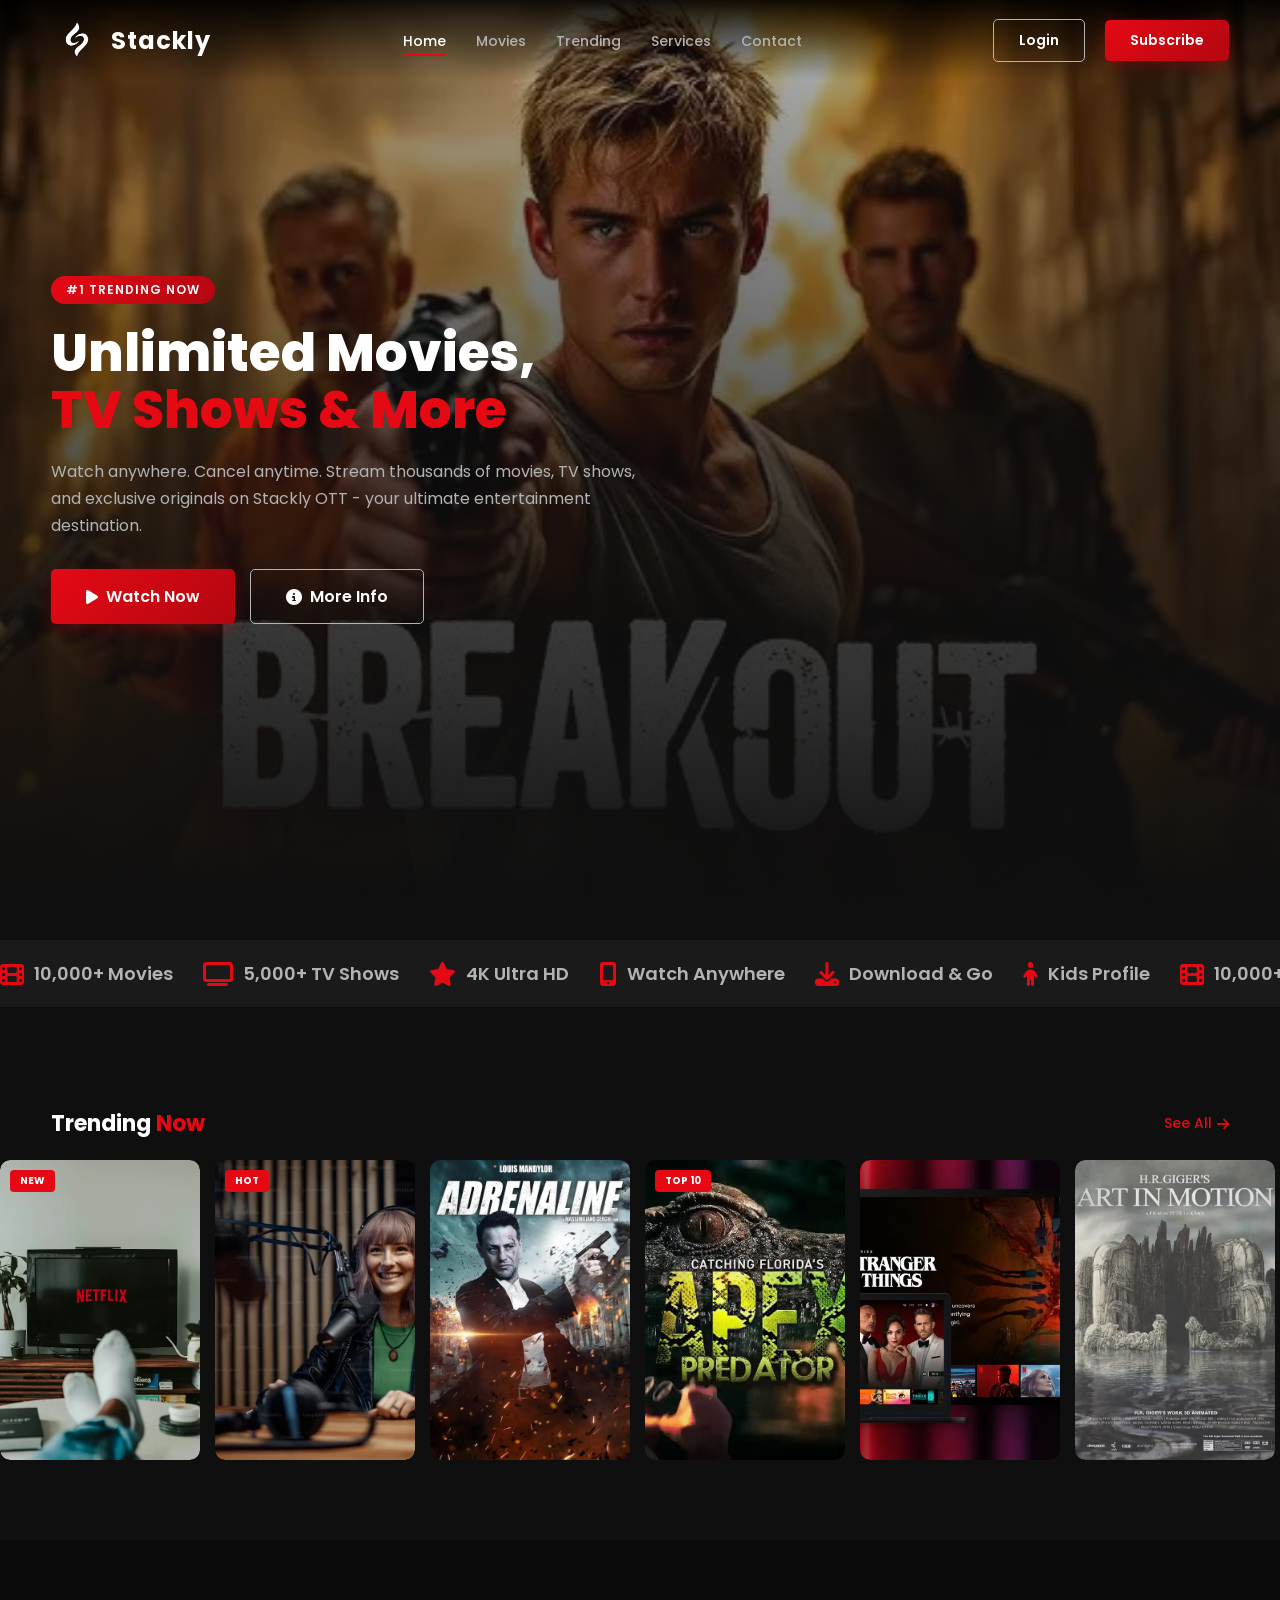
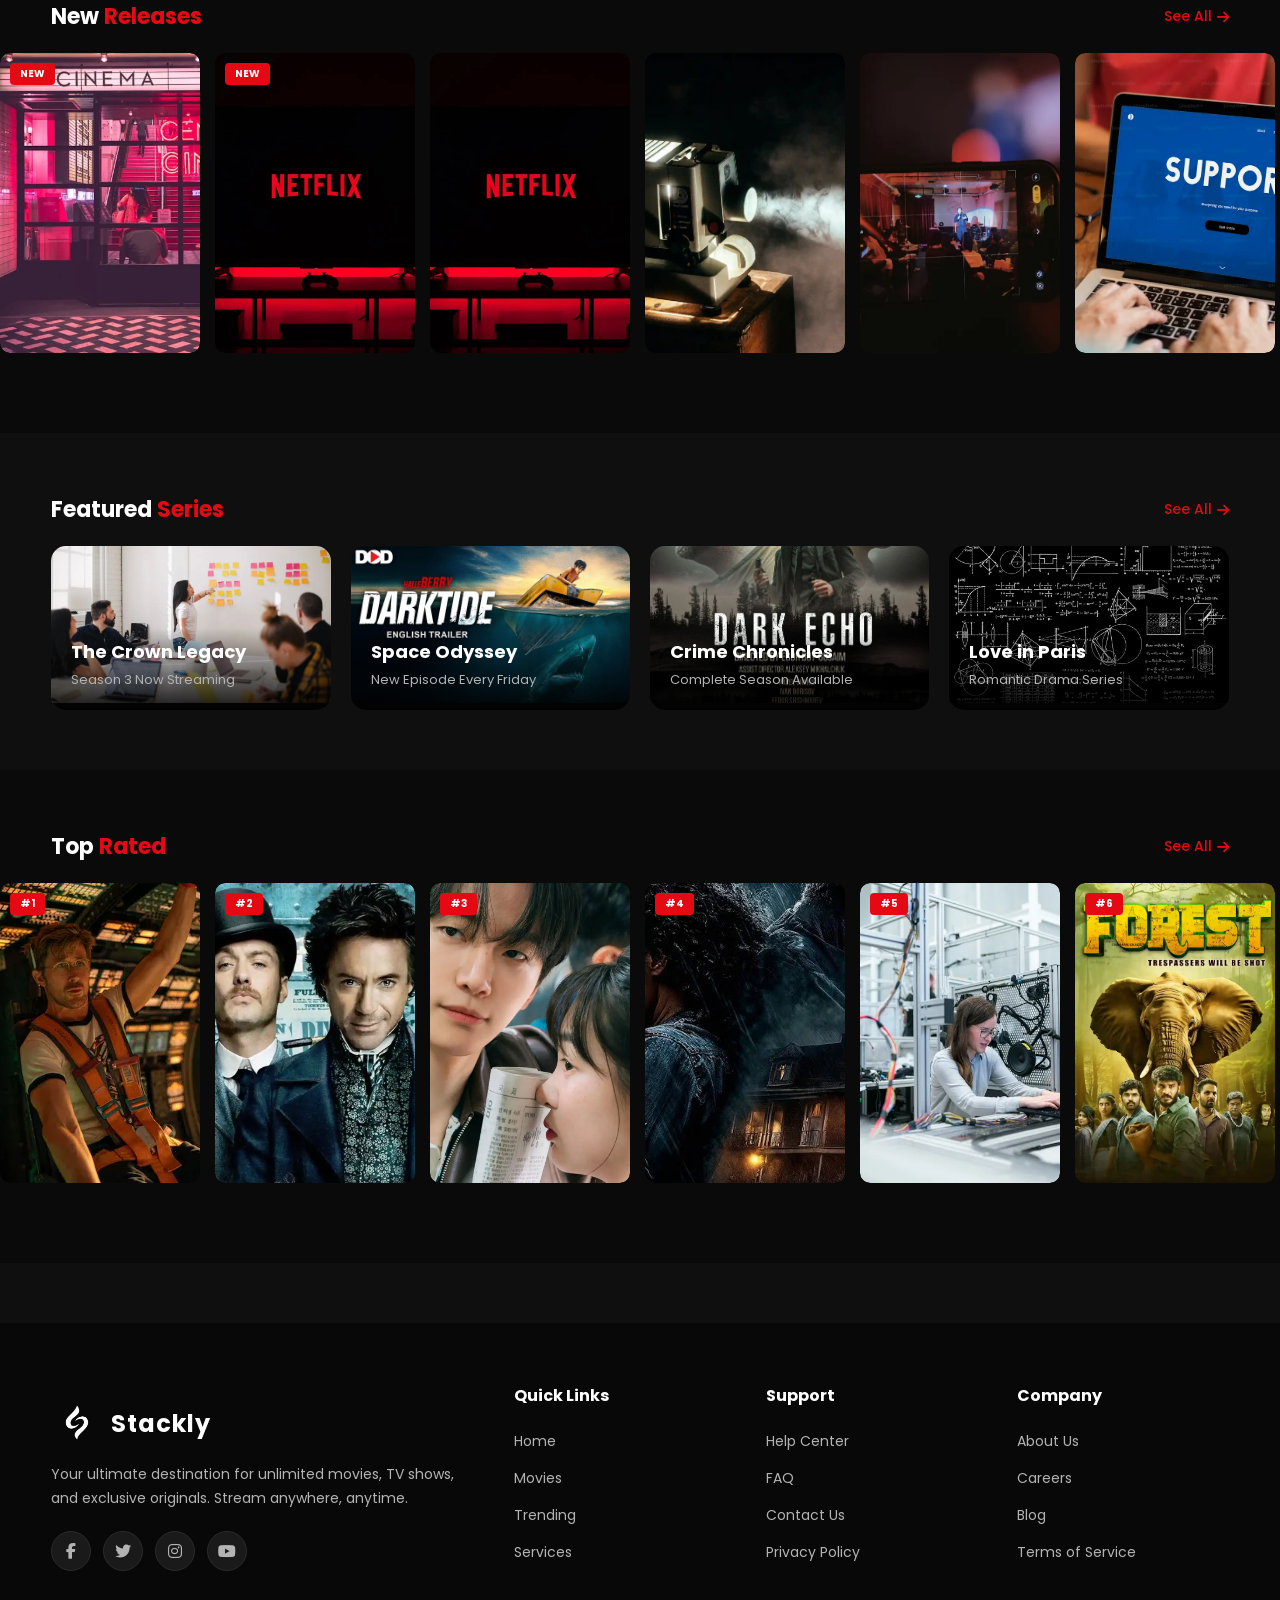
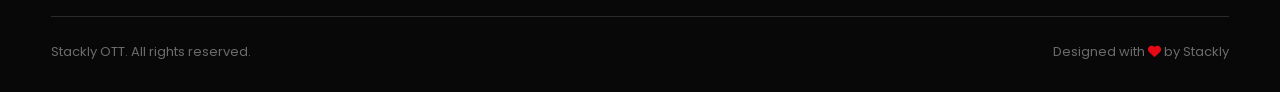
<file: index.html>
<!DOCTYPE html>
<html lang="en">
<head>
<meta charset="UTF-8">
<meta name="viewport" content="width=device-width, initial-scale=1.0">
<title>Stackly OTT - Stream Unlimited Movies & Shows</title>
<link rel="stylesheet" href="style.css">
<link rel="stylesheet" href="https://cdnjs.cloudflare.com/ajax/libs/font-awesome/6.5.1/css/all.min.css">
<!-- <base target="_blank"> -->
</head>
<body>

<!-- Header -->
<header class="header" id="header">
  <a href="index.html" class="logo">
    <img src="logoo.webp" alt="Stackly Logo" class="logo-img">
    <span class="logo-text">Stackly </span>
</a>
  <ul class="nav-links">
    <li><a href="index.html" class="active">Home</a></li>
    <li><a href="movies.html">Movies</a></li>
    <li><a href="trending.html">Trending</a></li>
    <li><a href="service.html">Services</a></li>
    <li><a href="contact.html">Contact</a></li>
  </ul>
  <div class="header-actions">
    <!-- <div class="search-box">
      <i class="fas fa-search"></i>
      <input type="text" placeholder="Search movies...">
    </div> -->
    <a href="login.html" class="btn btn-outline">Login</a>
    <a href="404.html" class="btn btn-primary">Subscribe</a>
  </div>
  <div class="hamburger" id="hamburger">
    <span></span><span></span><span></span>
  </div>
</header>

<!-- Mobile Menu Overlay -->
<div class="mobile-menu-overlay" id="mobileOverlay"></div>
<!-- Mobile Menu -->
<div class="mobile-menu" id="mobileMenu">
  <ul>
    <li><a href="index.html" class="active">Home</a></li>
    <li><a href="movies.html">Movies</a></li>
    <li><a href="trending.html">Trending</a></li>
    <li><a href="service.html">Services</a></li>
    <li><a href="contact.html">Contact</a></li>
  </ul>
  <div style="margin-top:30px; display:flex; flex-direction:column; gap:15px;">
    <a href="404.html" class="btn btn-outline" style="justify-content:center;">Sign In</a>
    <a href="404.html" class="btn btn-primary" style="justify-content:center;">Subscribe</a>
  </div>
</div>

<!-- Hero Section -->
<section class="hero">
  <div class="hero-bg" style="background-image:url('action_11zon.webp');"></div>
  <div class="hero-content">
    <div class="hero-badge animate-fadeInUp">#1 Trending Now</div>
    <h1 class="hero-title animate-fadeInUp delay-1">Unlimited Movies,<br><span>TV Shows & More</span></h1>
    <p class="hero-desc animate-fadeInUp delay-2">Watch anywhere. Cancel anytime. Stream thousands of movies, TV shows, and exclusive originals on Stackly OTT - your ultimate entertainment destination.</p>
    <div class="hero-buttons animate-fadeInUp delay-3">
      <a href="404.html" class="btn btn-primary"><i class="fas fa-play"></i> Watch Now</a>
      <a href="404.html" class="btn btn-outline"><i class="fas fa-info-circle"></i> More Info</a>
    </div>
  </div>
</section>

<!-- Marquee -->
<div class="marquee-container">
  <div class="marquee-track">
    <div class="marquee-item"><i class="fas fa-film"></i> 10,000+ Movies</div>
    <div class="marquee-item"><i class="fas fa-tv"></i> 5,000+ TV Shows</div>
    <div class="marquee-item"><i class="fas fa-star"></i> 4K Ultra HD</div>
    <div class="marquee-item"><i class="fas fa-mobile-alt"></i> Watch Anywhere</div>
    <div class="marquee-item"><i class="fas fa-download"></i> Download & Go</div>
    <div class="marquee-item"><i class="fas fa-child"></i> Kids Profile</div>
    <div class="marquee-item"><i class="fas fa-film"></i> 10,000+ Movies</div>
    <div class="marquee-item"><i class="fas fa-tv"></i> 5,000+ TV Shows</div>
    <div class="marquee-item"><i class="fas fa-star"></i> 4K Ultra HD</div>
    <div class="marquee-item"><i class="fas fa-mobile-alt"></i> Watch Anywhere</div>
    <div class="marquee-item"><i class="fas fa-download"></i> Download & Go</div>
    <div class="marquee-item"><i class="fas fa-child"></i> Kids Profile</div>
  </div>
</div>

<!-- Trending Now -->
<section class="section">
  <div class="section-header reveal">
    <h2 class="section-title">Trending <span>Now</span></h2>
    <a href="trending.html" class="see-all">See All <i class="fas fa-arrow-right"></i></a>
  </div>
  <div class="movies-row">
    <div class="movie-card animate-scaleIn delay-1">
      <img src="aboutheron_11zon.webp" class="movie-card-img" alt="Movie">
      <span class="movie-card-tag">New</span>
      <div class="movie-card-overlay">
        <div class="movie-card-title">The Dark Horizon</div>
        <div class="movie-card-meta">
          <span class="movie-card-rating"><i class="fas fa-star"></i> 4.8</span>
          <span>2024</span>
          <span>2h 15m</span>
        </div>
      </div>
    </div>
    <div class="movie-card animate-scaleIn delay-2">
      <img src="Actor Interview_11zon.webp" class="movie-card-img" alt="Movie">
      <span class="movie-card-tag">Hot</span>
      <div class="movie-card-overlay">
        <div class="movie-card-title">Cyber Revolution</div>
        <div class="movie-card-meta">
          <span class="movie-card-rating"><i class="fas fa-star"></i> 4.9</span>
          <span>2024</span>
          <span>2h 30m</span>
        </div>
      </div>
    </div>
    <div class="movie-card animate-scaleIn delay-3">
      <img src="Adrenaline & Heroics_11zon_11zon.webp" class="movie-card-img" alt="Movie">
      <div class="movie-card-overlay">
        <div class="movie-card-title">Eternal Night</div>
        <div class="movie-card-meta">
          <span class="movie-card-rating"><i class="fas fa-star"></i> 4.7</span>
          <span>2024</span>
          <span>1h 55m</span>
        </div>
      </div>
    </div>
    <div class="movie-card animate-scaleIn delay-4">
      <img src="apex predaor_11zon_11zon.webp" class="movie-card-img" alt="Movie">
      <span class="movie-card-tag">Top 10</span>
      <div class="movie-card-overlay">
        <div class="movie-card-title">Lost in Time</div>
        <div class="movie-card-meta">
          <span class="movie-card-rating"><i class="fas fa-star"></i> 4.6</span>
          <span>2024</span>
          <span>2h 05m</span>
        </div>
      </div>
    </div>
    <div class="movie-card animate-scaleIn delay-5">
      <img src="app content_11zon.webp" class="movie-card-img" alt="Movie">
      <div class="movie-card-overlay">
        <div class="movie-card-title">Neon Dreams</div>
        <div class="movie-card-meta">
          <span class="movie-card-rating"><i class="fas fa-star"></i> 4.5</span>
          <span>2024</span>
          <span>1h 48m</span>
        </div>
      </div>
    </div>
    <div class="movie-card animate-scaleIn delay-6">
      <img src="Art in Motion_11zon_11zon.webp" class="movie-card-img" alt="Movie">
      <div class="movie-card-overlay">
        <div class="movie-card-title">The Last Stand</div>
        <div class="movie-card-meta">
          <span class="movie-card-rating"><i class="fas fa-star"></i> 4.4</span>
          <span>2023</span>
          <span>2h 20m</span>
        </div>
      </div>
    </div>
    <div class="movie-card animate-scaleIn delay-7">
      <img src="Beyond the Horizon_11zon.webp" class="movie-card-img" alt="Movie">
      <div class="movie-card-overlay">
        <div class="movie-card-title">Shadow Wars</div>
        <div class="movie-card-meta">
          <span class="movie-card-rating"><i class="fas fa-star"></i> 4.3</span>
          <span>2023</span>
          <span>2h 10m</span>
        </div>
      </div>
    </div>
    <div class="movie-card animate-scaleIn delay-8">
      <img src="Binary Sky_11zon_11zon.webp" class="movie-card-img" alt="Movie">
      <div class="movie-card-overlay">
        <div class="movie-card-title">Rising Dawn</div>
        <div class="movie-card-meta">
          <span class="movie-card-rating"><i class="fas fa-star"></i> 4.2</span>
          <span>2023</span>
          <span>1h 50m</span>
        </div>
      </div>
    </div>
  </div>
</section>

<!-- New Releases -->
<section class="section section-dark">
  <div class="section-header reveal">
    <h2 class="section-title">New <span>Releases</span></h2>
    <a href="movies.html" class="see-all">See All <i class="fas fa-arrow-right"></i></a>
  </div>
  <div class="movies-row">
    <div class="movie-card">
      <img src="cenral_11zon.webp" class="movie-card-img" alt="Movie">
      <span class="movie-card-tag">New</span>
      <div class="movie-card-overlay">
        <div class="movie-card-title">Galactic Quest</div>
        <div class="movie-card-meta">
          <span class="movie-card-rating"><i class="fas fa-star"></i> 4.9</span>
          <span>2024</span>
        </div>
      </div>
    </div>
    <div class="movie-card">
      <img src="change image_11zon.webp" class="movie-card-img" alt="Movie">
      <span class="movie-card-tag">New</span>
      <div class="movie-card-overlay">
        <div class="movie-card-title">Ocean Deep</div>
        <div class="movie-card-meta">
          <span class="movie-card-rating"><i class="fas fa-star"></i> 4.7</span>
          <span>2024</span>
        </div>
      </div>
    </div>
    <div class="movie-card">
      <img src="change image_11zon.webp" class="movie-card-img" alt="Movie">
      <div class="movie-card-overlay">
        <div class="movie-card-title">Red Horizon</div>
        <div class="movie-card-meta">
          <span class="movie-card-rating"><i class="fas fa-star"></i> 4.6</span>
          <span>2024</span>
        </div>
      </div>
    </div>
    <div class="movie-card">
      <img src="cinemabackground_11zon_11zon.webp" class="movie-card-img" alt="Movie">
      <div class="movie-card-overlay">
        <div class="movie-card-title">Silent Echo</div>
        <div class="movie-card-meta">
          <span class="movie-card-rating"><i class="fas fa-star"></i> 4.5</span>
          <span>2024</span>
        </div>
      </div>
    </div>
    <div class="movie-card">
      <img src="Cinematography in the iPhone Age_11zon.webp" class="movie-card-img" alt="Movie">
      <div class="movie-card-overlay">
        <div class="movie-card-title">Fire & Ice</div>
        <div class="movie-card-meta">
          <span class="movie-card-rating"><i class="fas fa-star"></i> 4.4</span>
          <span>2024</span>
        </div>
      </div>
    </div>
    <div class="movie-card">
      <img src="cta_11zon.webp" class="movie-card-img" alt="Movie">
      <div class="movie-card-overlay">
        <div class="movie-card-title">Midnight Run</div>
        <div class="movie-card-meta">
          <span class="movie-card-rating"><i class="fas fa-star"></i> 4.3</span>
          <span>2024</span>
        </div>
      </div>
    </div>
    <div class="movie-card">
      <img src="Creative Design_11zon.webp" class="movie-card-img" alt="Movie">
      <div class="movie-card-overlay">
        <div class="movie-card-title">The Signal</div>
        <div class="movie-card-meta">
          <span class="movie-card-rating"><i class="fas fa-star"></i> 4.2</span>
          <span>2024</span>
        </div>
      </div>
    </div>
    <div class="movie-card">
      <img src="Cyber Security Interface_11zon_11zon.webp" class="movie-card-img" alt="Movie">
      <div class="movie-card-overlay">
        <div class="movie-card-title">Beyond Stars</div>
        <div class="movie-card-meta">
          <span class="movie-card-rating"><i class="fas fa-star"></i> 4.1</span>
          <span>2024</span>
        </div>
      </div>
    </div>
  </div>
</section>

<!-- Featured Series -->
<section class="section">
  <div class="section-header reveal">
    <h2 class="section-title">Featured <span>Series</span></h2>
    <a href="movies.html" class="see-all">See All <i class="fas fa-arrow-right"></i></a>
  </div>
  <div class="featured-grid reveal">
    <div class="featured-card">
      <img src="Creative Design_11zon.webp" alt="Series">
      <div class="featured-card-overlay">
        <div class="featured-card-title">The Crown Legacy</div>
        <div class="featured-card-desc">Season 3 Now Streaming</div>
      </div>
    </div>
    <div class="featured-card">
      <img src="darkertides_11zon.webp" alt="Series">
      <div class="featured-card-overlay">
        <div class="featured-card-title">Space Odyssey</div>
        <div class="featured-card-desc">New Episode Every Friday</div>
      </div>
    </div>
    <div class="featured-card">
      <img src="Dark Echoes.webp" alt="Series">
      <div class="featured-card-overlay">
        <div class="featured-card-title">Crime Chronicles</div>
        <div class="featured-card-desc">Complete Season Available</div>
      </div>
    </div>
    <div class="featured-card">
      <img src="data stream_11zon_11zon.webp" alt="Series">
      <div class="featured-card-overlay">
        <div class="featured-card-title">Love in Paris</div>
        <div class="featured-card-desc">Romantic Drama Series</div>
      </div>
    </div>
  </div>
</section>

<!-- Top Rated -->
<section class="section section-dark">
  <div class="section-header reveal">
    <h2 class="section-title">Top <span>Rated</span></h2>
    <a href="movies.html" class="see-all">See All <i class="fas fa-arrow-right"></i></a>
  </div>
  <div class="movies-row">
    <div class="movie-card">
      <img src="Deep Orbit_11zon.webp" class="movie-card-img" alt="Movie">
      <span class="movie-card-tag">#1</span>
      <div class="movie-card-overlay">
        <div class="movie-card-title">The Masterpiece</div>
        <div class="movie-card-meta">
          <span class="movie-card-rating"><i class="fas fa-star"></i> 5.0</span>
          <span>2024</span>
        </div>
      </div>
    </div>
    <div class="movie-card">
      <img src="detective_11zon_11zon.webp" class="movie-card-img" alt="Movie">
      <span class="movie-card-tag">#2</span>
      <div class="movie-card-overlay">
        <div class="movie-card-title">Epic Journey</div>
        <div class="movie-card-meta">
          <span class="movie-card-rating"><i class="fas fa-star"></i> 4.9</span>
          <span>2024</span>
        </div>
      </div>
    </div>
    <div class="movie-card">
      <img src="drama_11zon.webp" class="movie-card-img" alt="Movie">
      <span class="movie-card-tag">#3</span>
      <div class="movie-card-overlay">
        <div class="movie-card-title">Dark Matter</div>
        <div class="movie-card-meta">
          <span class="movie-card-rating"><i class="fas fa-star"></i> 4.9</span>
          <span>2023</span>
        </div>
      </div>
    </div>
    <div class="movie-card">
      <img src="Edge of your seat_11zon.webp" class="movie-card-img" alt="Movie">
      <span class="movie-card-tag">#4</span>
      <div class="movie-card-overlay">
        <div class="movie-card-title">Infinite Loop</div>
        <div class="movie-card-meta">
          <span class="movie-card-rating"><i class="fas fa-star"></i> 4.8</span>
          <span>2023</span>
        </div>
      </div>
    </div>
    <div class="movie-card">
      <img src="Engineering_11zon.webp" class="movie-card-img" alt="Movie">
      <span class="movie-card-tag">#5</span>
      <div class="movie-card-overlay">
        <div class="movie-card-title">The Architect</div>
        <div class="movie-card-meta">
          <span class="movie-card-rating"><i class="fas fa-star"></i> 4.8</span>
          <span>2023</span>
        </div>
      </div>
    </div>
    <div class="movie-card">
      <img src="Eternal Forest_11zon_11zon.webp" class="movie-card-img" alt="Movie">
      <span class="movie-card-tag">#6</span>
      <div class="movie-card-overlay">
        <div class="movie-card-title">Final Chapter</div>
        <div class="movie-card-meta">
          <span class="movie-card-rating"><i class="fas fa-star"></i> 4.7</span>
          <span>2023</span>
        </div>
      </div>
    </div>
  </div>
</section>

<!-- Footer -->
<footer class="footer">
  <div class="footer-grid">
    <div class="footer-brand">
      <a href="index.html" class="logo">
       <a href="index.html" class="logo">
    <img src="logoo.webp" alt="Stackly Logo" class="logo-img">
    <span class="logo-text">Stackly </span>
</a>
      <p>Your ultimate destination for unlimited movies, TV shows, and exclusive originals. Stream anywhere, anytime.</p>
      <div class="footer-social">
        <a href="404.html"><i class="fab fa-facebook-f"></i></a>
        <a href="404.html"><i class="fab fa-twitter"></i></a>
        <a href="404.html"><i class="fab fa-instagram"></i></a>
        <a href="404.html"><i class="fab fa-youtube"></i></a>
      </div>
    </div>
    <div class="footer-links">
      <h4>Quick Links</h4>
      <ul>
        <li><a href="index.html">Home</a></li>
        <li><a href="movies.html">Movies</a></li>
        <li><a href="trending.html">Trending</a></li>
        <li><a href="service.html">Services</a></li>
      </ul>
    </div>
    <div class="footer-links">
      <h4>Support</h4>
      <ul>
        <li><a href="404.html">Help Center</a></li>
        <li><a href="404.html">FAQ</a></li>
        <li><a href="contact.html">Contact Us</a></li>
        <li><a href="404.html">Privacy Policy</a></li>
      </ul>
    </div>
    <div class="footer-links">
      <h4>Company</h4>
      <ul>
        <li><a href="404.html">About Us</a></li>
        <li><a href="404.html">Careers</a></li>
        <li><a href="404.html">Blog</a></li>
        <li><a href="404.html">Terms of Service</a></li>
      </ul>
    </div>
  </div>
  <div class="footer-bottom">
    <p>Stackly OTT. All rights reserved.</p>
    <p>Designed with <i class="fas fa-heart" style="color:var(--primary);"></i> by Stackly</p>
  </div>
</footer>

<script>
// Header scroll effect
window.addEventListener('scroll', () => {
  const header = document.getElementById('header');
  if (window.scrollY > 50) {
    header.classList.add('scrolled');
  } else {
    header.classList.remove('scrolled');
  }
});

// Mobile menu
const hamburger = document.getElementById('hamburger');
const mobileMenu = document.getElementById('mobileMenu');
const mobileOverlay = document.getElementById('mobileOverlay');

hamburger.addEventListener('click', () => {
  hamburger.classList.toggle('active');
  mobileMenu.classList.toggle('active');
  mobileOverlay.classList.toggle('active');
});

mobileOverlay.addEventListener('click', () => {
  hamburger.classList.remove('active');
  mobileMenu.classList.remove('active');
  mobileOverlay.classList.remove('active');
});

// Scroll reveal
const reveals = document.querySelectorAll('.reveal');
const revealOnScroll = () => {
  reveals.forEach(el => {
    const top = el.getBoundingClientRect().top;
    const windowHeight = window.innerHeight;
    if (top < windowHeight - 100) {
      el.classList.add('active');
    }
  });
};
window.addEventListener('scroll', revealOnScroll);
revealOnScroll();
</script>

</body>
</html>
</file>
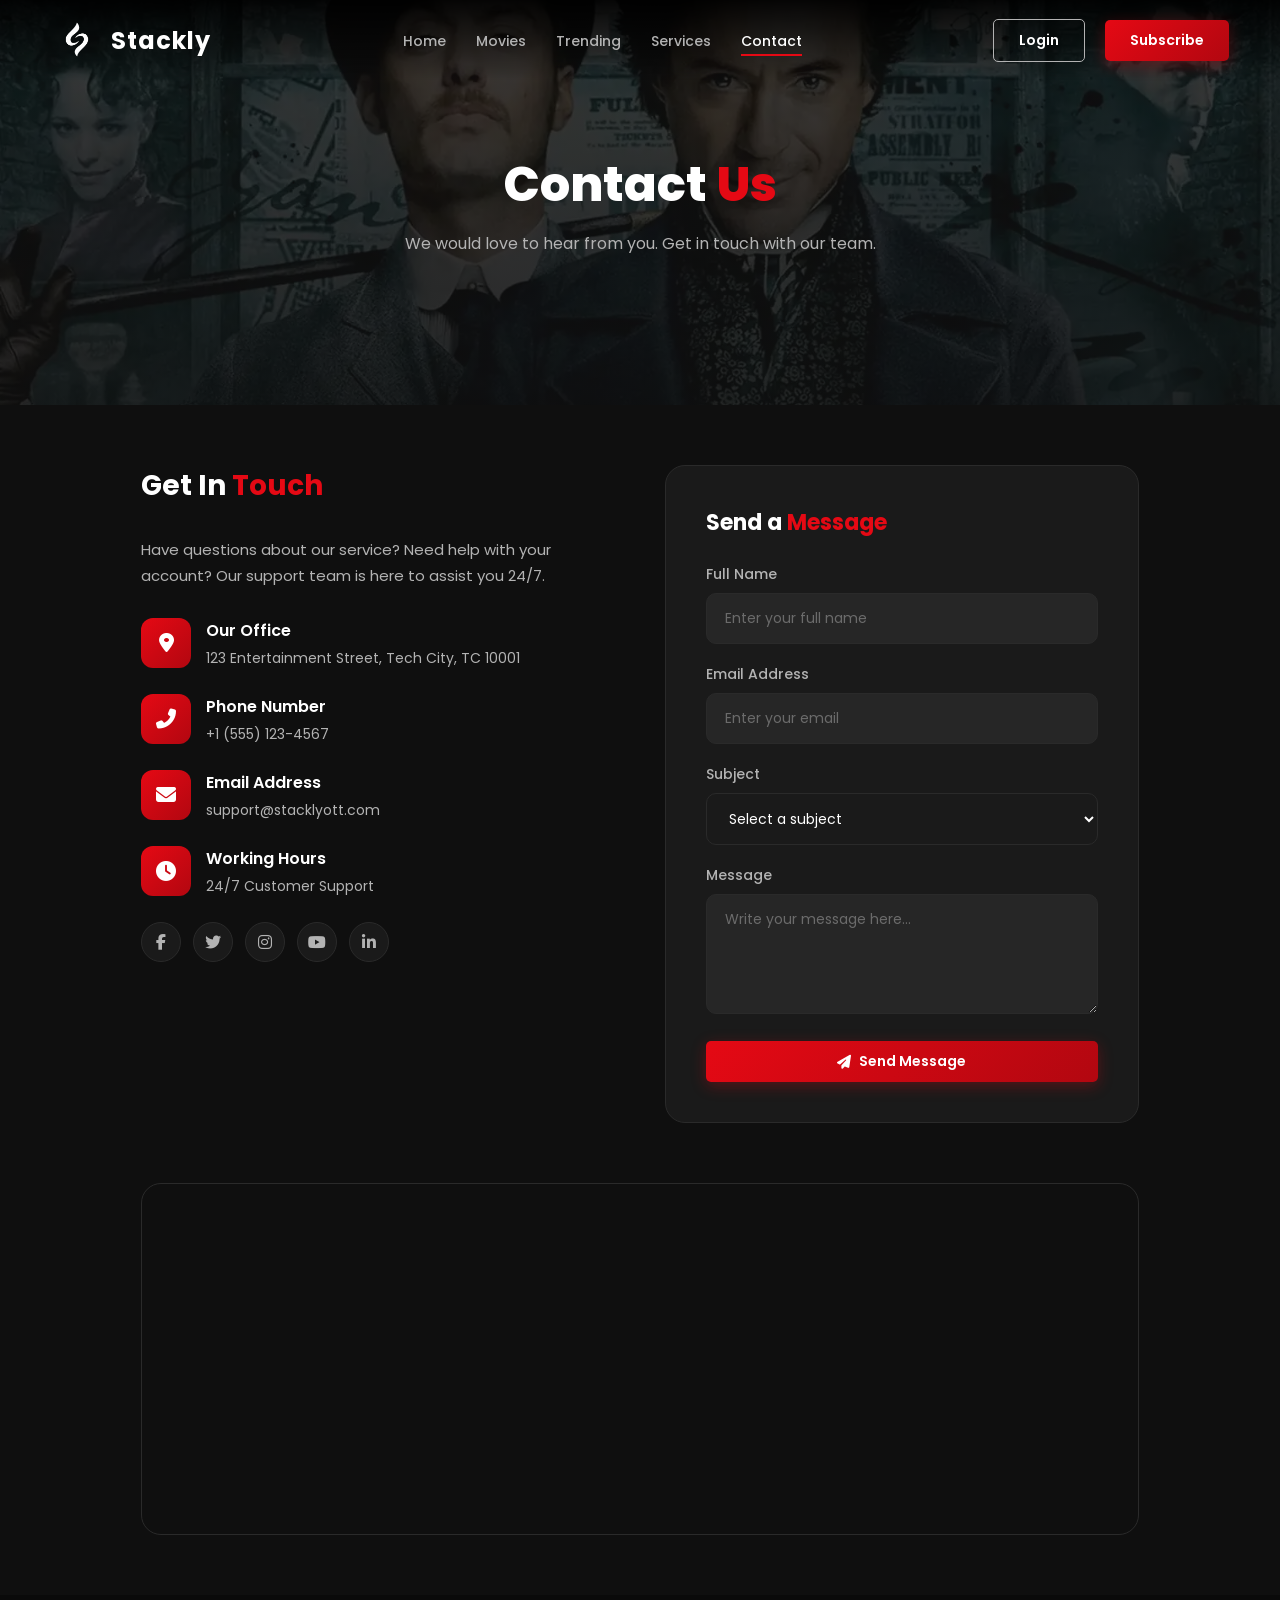
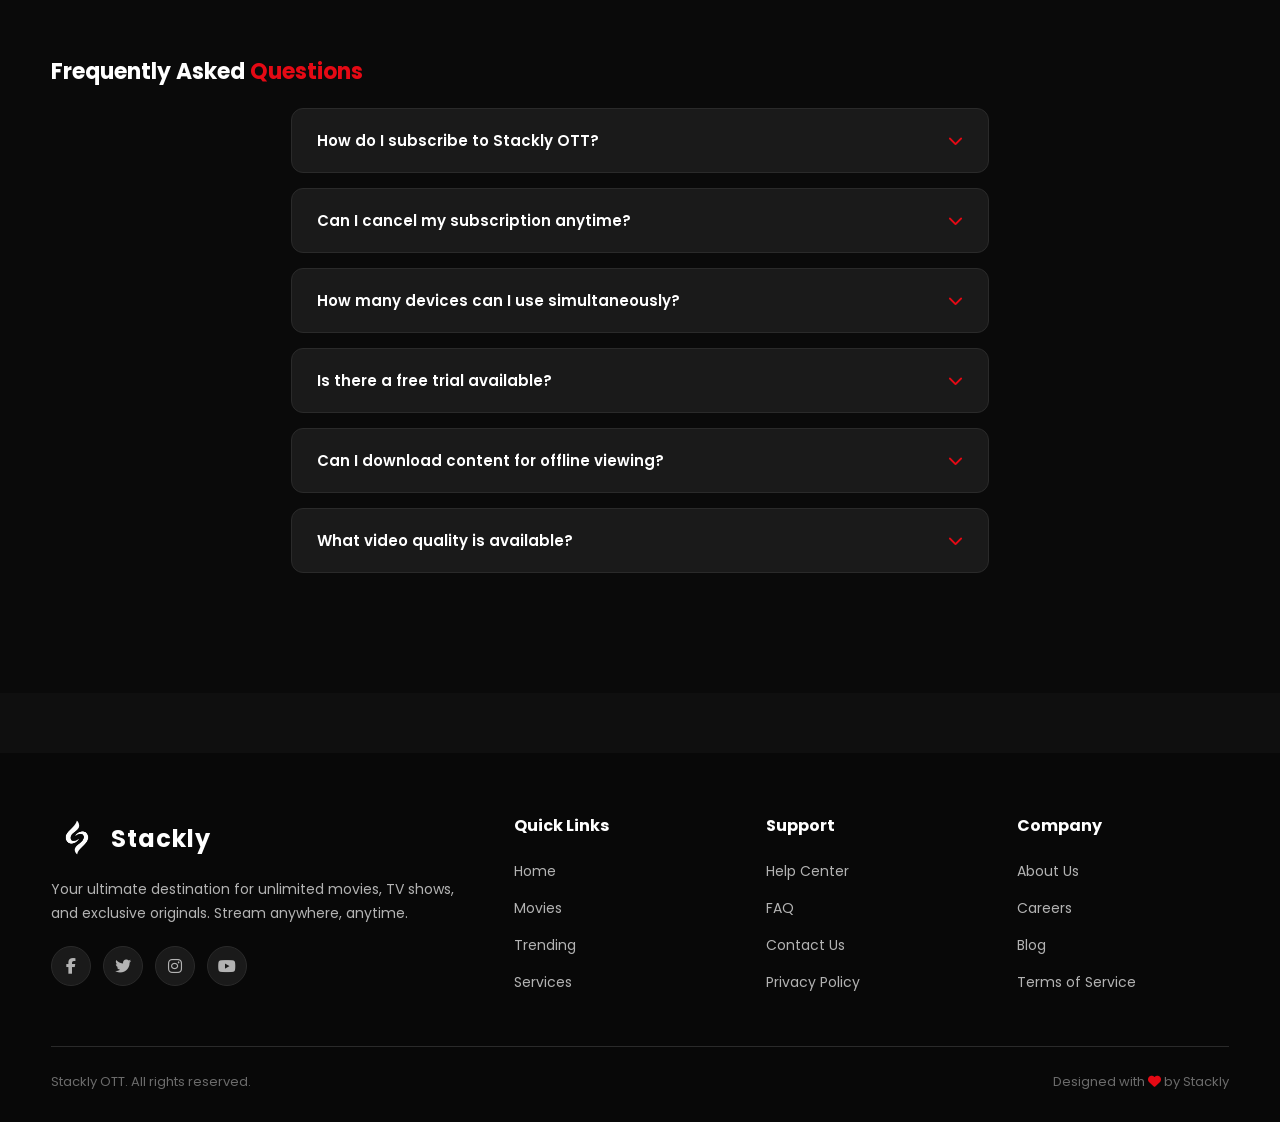
<file: contact.html>
<!DOCTYPE html>
<html lang="en">
<head>
<meta charset="UTF-8">
<meta name="viewport" content="width=device-width, initial-scale=1.0">
<title>Contact - Stackly OTT</title>
<link rel="stylesheet" href="style.css">
<link rel="stylesheet" href="https://cdnjs.cloudflare.com/ajax/libs/font-awesome/6.5.1/css/all.min.css">
<style>
.page-hero {
  position: relative;
  height: 45vh;
  min-height: 350px;
  display: flex;
  align-items: center;
  justify-content: center;
  text-align: center;
  overflow: hidden;
}
.page-hero-bg {
  position: absolute;
  inset: 0;
  background: url('detective_11zon_11zon.webp') center/cover;
}
.page-hero-bg::after {
  content: '';
  position: absolute;
  inset: 0;
  background: linear-gradient(to bottom, rgba(15,15,15,0.8) 0%, rgba(15,15,15,0.9) 100%);
}
.page-hero-content {
  position: relative;
  z-index: 2;
  padding: 0 4%;
}
.page-hero-content h1 {
  font-size: 48px;
  font-weight: 800;
  margin-bottom: 10px;
}
.page-hero-content h1 span {
  color: var(--primary);
}
.page-hero-content p {
  font-size: 16px;
  color: var(--text-secondary);
}

.faq-section {
  padding: 0 4%;
  max-width: 800px;
  margin: 0 auto 60px;
}
.faq-item {
  background: var(--bg-card);
  border-radius: 12px;
  margin-bottom: 15px;
  border: 1px solid var(--border);
  overflow: hidden;
  transition: all 0.3s ease;
}
.faq-item:hover {
  border-color: var(--primary);
}
.faq-question {
  padding: 20px 25px;
  display: flex;
  justify-content: space-between;
  align-items: center;
  cursor: pointer;
  font-size: 15px;
  font-weight: 600;
}
.faq-question i {
  color: var(--primary);
  transition: transform 0.3s ease;
}
.faq-item.active .faq-question i {
  transform: rotate(180deg);
}
.faq-answer {
  padding: 0 25px;
  max-height: 0;
  overflow: hidden;
  transition: all 0.4s ease;
  color: var(--text-secondary);
  font-size: 14px;
  line-height: 1.7;
}
.faq-item.active .faq-answer {
  padding: 0 25px 20px;
  max-height: 200px;
}

.map-section {
  padding: 0 4%;
  max-width: 1100px;
  margin: 0 auto 60px;
}
.map-container {
  border-radius: 20px;
  overflow: hidden;
  border: 1px solid var(--border);
}
.map-container iframe {
  width: 100%;
  height: 350px;
  border: none;
  display: block;
}

@media (max-width: 768px) {
  .page-hero-content h1 {
    font-size: 32px;
  }
  .map-container iframe {
    height: 250px;
  }
}


.form-group select,
.form-group select option {
    background-color: #1a1a1a;
    color: #ffffff;
}








</style>
<!-- <base target="_blank"> -->
</head>
<body>

<!-- Header -->
<header class="header" id="header">
  <a href="index.html" class="logo">
    <img src="logoo.webp" alt="Stackly Logo" class="logo-img">
    <span class="logo-text">Stackly </span>
</a>
  <ul class="nav-links">
    <li><a href="index.html">Home</a></li>
    <li><a href="movies.html">Movies</a></li>
    <li><a href="trending.html">Trending</a></li>
    <li><a href="service.html">Services</a></li>
    <li><a href="contact.html" class="active">Contact</a></li>
  </ul>
  <div class="header-actions">
    <!-- <div class="search-box">
      <i class="fas fa-search"></i>
      <input type="text" placeholder="Search movies...">
    </div> -->
    <a href="login.html" class="btn btn-outline">Login</a>
    <a href="404.html" class="btn btn-primary">Subscribe</a>
  </div>
  <div class="hamburger" id="hamburger">
    <span></span><span></span><span></span>
  </div>
</header>

<div class="mobile-menu-overlay" id="mobileOverlay"></div>
<div class="mobile-menu" id="mobileMenu">
  <ul>
    <li><a href="index.html">Home</a></li>
    <li><a href="movies.html">Movies</a></li>
    <li><a href="trending.html">Trending</a></li>
    <li><a href="service.html">Services</a></li>
    <li><a href="contact.html" class="active">Contact</a></li>
  </ul>
  <div style="margin-top:30px; display:flex; flex-direction:column; gap:15px;">
    <a href="404.html" class="btn btn-outline" style="justify-content:center;">Sign In</a>
    <a href="404.html" class="btn btn-primary" style="justify-content:center;">Subscribe</a>
  </div>
</div>

<!-- Page Hero -->
<section class="page-hero">
  <div class="page-hero-bg"></div>
  <div class="page-hero-content animate-fadeInUp">
    <h1>Contact <span>Us</span></h1>
    <p>We would love to hear from you. Get in touch with our team.</p>
  </div>
</section>

<!-- Contact Section -->
<section class="section">
  <div class="contact-grid reveal">
    <div class="contact-info">
      <h2 style="font-size:28px; font-weight:700; margin-bottom:30px;">Get In <span style="color:var(--primary);">Touch</span></h2>
      <p style="font-size:15px; color:var(--text-secondary); line-height:1.7; margin-bottom:30px;">Have questions about our service? Need help with your account? Our support team is here to assist you 24/7.</p>

      <div class="contact-info-item">
        <i class="fas fa-map-marker-alt"></i>
        <div>
          <h4>Our Office</h4>
          <p>123 Entertainment Street, Tech City, TC 10001</p>
        </div>
      </div>
      <div class="contact-info-item">
        <i class="fas fa-phone-alt"></i>
        <div>
          <h4>Phone Number</h4>
          <p>+1 (555) 123-4567</p>
        </div>
      </div>
      <div class="contact-info-item">
        <i class="fas fa-envelope"></i>
        <div>
          <h4>Email Address</h4>
          <p>support@stacklyott.com</p>
        </div>
      </div>
      <div class="contact-info-item">
        <i class="fas fa-clock"></i>
        <div>
          <h4>Working Hours</h4>
          <p>24/7 Customer Support</p>
        </div>
      </div>

      <div class="footer-social" style="margin-top:20px;">
        <a href="404.html"><i class="fab fa-facebook-f"></i></a>
        <a href="404.html"><i class="fab fa-twitter"></i></a>
        <a href="404.html"><i class="fab fa-instagram"></i></a>
        <a href="404.html"><i class="fab fa-youtube"></i></a>
        <a href="404.html"><i class="fab fa-linkedin-in"></i></a>
      </div>
    </div>

    <div class="contact-form">
      <h3 style="font-size:22px; font-weight:700; margin-bottom:25px;">Send a <span style="color:var(--primary);">Message</span></h3>
<form id="contactForm">        <div class="form-group">
  <label>Full Name</label>
  <input
    type="text"
    id="fullName"
    placeholder="Enter your full name"
    required
    pattern="[A-Za-z ]+"
    title="Only letters and spaces are allowed">
</div>
        <div class="form-group">
          <label>Email Address</label>
          <input type="email" placeholder="Enter your email" required>
        </div>
        <div class="form-group">
          <label>Subject</label>
          <select required>
            <option value="">Select a subject</option>
            <option value="general">General Inquiry</option>
            <option value="billing">Billing & Payments</option>
            <option value="technical">Technical Support</option>
            <option value="content">Content Request</option>
            <option value="partnership">Partnership</option>
          </select>
        </div>
        <div class="form-group">
          <label>Message</label>
          <textarea placeholder="Write your message here..." required></textarea>
        </div>
        <button type="submit" class="btn btn-primary" style="width:100%; justify-content:center;">
          <i class="fas fa-paper-plane"></i> Send Message
        </button>
      </form>
    </div>
  </div>
</section>

<!-- Map -->
<div class="map-section reveal">
  <div class="map-container">
    <iframe src="https://www.google.com/maps/embed?pb=!1m18!1m12!1m3!1d3022.2!2d-73.98!3d40.75!2m3!1f0!2f0!3f0!3m2!1i1024!2i768!4f13.1!3m3!1m2!1s0x0%3A0x0!2zNDDCsDQ1JzAwLjAiTiA3M8KwNTgnNDguMCJX!5e0!3m2!1sen!2sus!4v1" allowfullscreen="" loading="lazy"></iframe>
  </div>
</div>

<!-- FAQ -->
<section class="section section-dark">
  <div class="section-header reveal">
    <h2 class="section-title">Frequently Asked <span>Questions</span></h2>
  </div>
  <div class="faq-section reveal">
    <div class="faq-item">
      <div class="faq-question">
        How do I subscribe to Stackly OTT?
        <i class="fas fa-chevron-down"></i>
      </div>
        <div class="faq-answer">
        Simply click the Subscribe button, choose your preferred plan, enter your payment details, and start streaming instantly. We accept all major credit cards and digital wallets.
      </div>
    </div>
    <div class="faq-item">
      <div class="faq-question">
        Can I cancel my subscription anytime?
        <i class="fas fa-chevron-down"></i>
      </div>
      <div class="faq-answer">
        Yes! You can cancel your subscription at any time with no cancellation fees. Your access will continue until the end of your current billing period.
      </div>
    </div>
    <div class="faq-item">
      <div class="faq-question">
        How many devices can I use simultaneously?
        <i class="fas fa-chevron-down"></i>
      </div>
      <div class="faq-answer">
        It depends on your plan. Basic allows 1 screen, Standard allows 2 screens, and Premium allows up to 4 screens simultaneously.
      </div>
    </div>
    <div class="faq-item">
      <div class="faq-question">
        Is there a free trial available?
        <i class="fas fa-chevron-down"></i>
      </div>
      <div class="faq-answer">
        Yes! We offer a 7-day free trial for all new subscribers. You can explore our full library without any commitment.
      </div>
    </div>
    <div class="faq-item">
      <div class="faq-question">
        Can I download content for offline viewing?
        <i class="fas fa-chevron-down"></i>
      </div>
      <div class="faq-answer">
        Yes, Standard and Premium plans support downloads. You can download up to 100 titles on mobile devices and watch them offline for up to 30 days.
      </div>
    </div>
    <div class="faq-item">
      <div class="faq-question">
        What video quality is available?
        <i class="fas fa-chevron-down"></i>
      </div>
      <div class="faq-answer">
        We offer SD, Full HD, and 4K Ultra HD with HDR support. The quality depends on your subscription plan and internet connection speed.
      </div>
    </div>
  </div>
</section>

<!-- Footer -->
<footer class="footer">
  <div class="footer-grid">
    <div class="footer-brand">
       <a href="index.html" class="logo">
    <img src="logoo.webp" alt="Stackly Logo" class="logo-img">
    <span class="logo-text">Stackly </span>
</a>
      <p>Your ultimate destination for unlimited movies, TV shows, and exclusive originals. Stream anywhere, anytime.</p>
      <div class="footer-social">
        <a href="404.html"><i class="fab fa-facebook-f"></i></a>
        <a href="404.html"><i class="fab fa-twitter"></i></a>
        <a href="404.html"><i class="fab fa-instagram"></i></a>
        <a href="404.html"><i class="fab fa-youtube"></i></a>
      </div>
    </div>
    <div class="footer-links">
      <h4>Quick Links</h4>
      <ul>
        <li><a href="index.html">Home</a></li>
        <li><a href="movies.html">Movies</a></li>
        <li><a href="trending.html">Trending</a></li>
        <li><a href="service.html">Services</a></li>
      </ul>
    </div>
    <div class="footer-links">
      <h4>Support</h4>
      <ul>
        <li><a href="404.html">Help Center</a></li>
        <li><a href="404.html">FAQ</a></li>
        <li><a href="contact.html">Contact Us</a></li>
        <li><a href="404.html">Privacy Policy</a></li>
      </ul>
    </div>
    <div class="footer-links">
      <h4>Company</h4>
      <ul>
        <li><a href="404.html">About Us</a></li>
        <li><a href="404.html">Careers</a></li>
        <li><a href="404.html">Blog</a></li>
        <li><a href="404.html">Terms of Service</a></li>
      </ul>
    </div>
  </div>
  <div class="footer-bottom">
    <p>Stackly OTT. All rights reserved.</p>
    <p>Designed with <i class="fas fa-heart" style="color:var(--primary);"></i> by Stackly</p>
  </div>
</footer>

<script>
window.addEventListener('scroll', () => {
  const header = document.getElementById('header');
  if (window.scrollY > 50) header.classList.add('scrolled');
  else header.classList.remove('scrolled');
});

const hamburger = document.getElementById('hamburger');
const mobileMenu = document.getElementById('mobileMenu');
const mobileOverlay = document.getElementById('mobileOverlay');

hamburger.addEventListener('click', () => {
  hamburger.classList.toggle('active');
  mobileMenu.classList.toggle('active');
  mobileOverlay.classList.toggle('active');
});
mobileOverlay.addEventListener('click', () => {
  hamburger.classList.remove('active');
  mobileMenu.classList.remove('active');
  mobileOverlay.classList.remove('active');
});

const reveals = document.querySelectorAll('.reveal');
const revealOnScroll = () => {
  reveals.forEach(el => {
    if (el.getBoundingClientRect().top < window.innerHeight - 100) {
      el.classList.add('active');
    }
  });
};
window.addEventListener('scroll', revealOnScroll);
revealOnScroll();

// FAQ Accordion
const faqItems = document.querySelectorAll('.faq-item');
faqItems.forEach(item => {
  const question = item.querySelector('.faq-question');
  question.addEventListener('click', () => {
    const isActive = item.classList.contains('active');
    faqItems.forEach(i => i.classList.remove('active'));
    if (!isActive) item.classList.add('active');
  });
});




document.getElementById('fullName').addEventListener('input', function () {
    this.value = this.value.replace(/[^A-Za-z ]/g, '');
});

document.getElementById('contactForm').addEventListener('submit', function(e) {
    e.preventDefault();

    alert('Thank you! Your message has been sent.');

    window.location.href = '404.html';
});




</script>

</body>
</html>
</file>
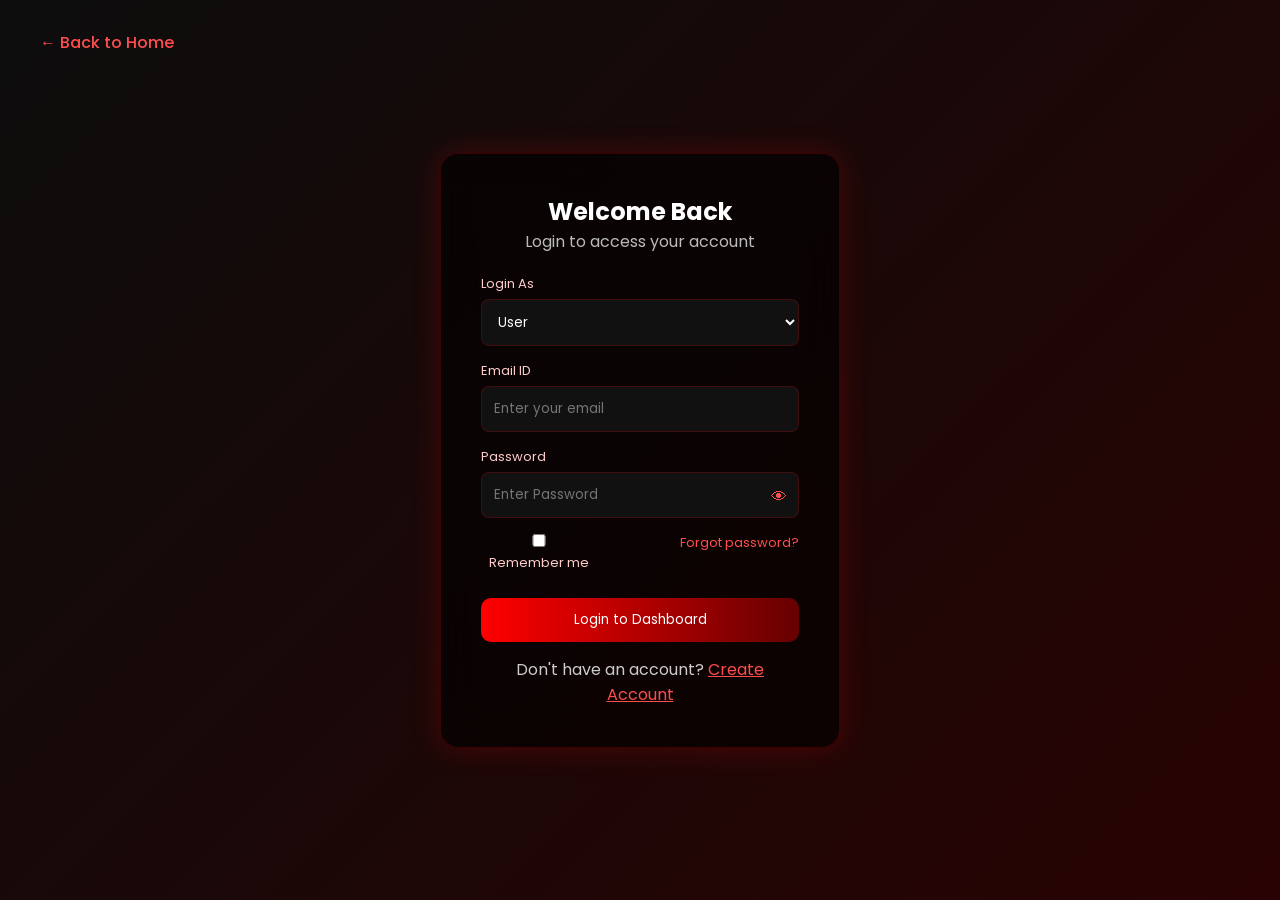
<file: login.html>
<!DOCTYPE html>
<html lang="en">
<head>
<meta charset="UTF-8">
<meta name="viewport" content="width=device-width, initial-scale=1.0">
<title>Multi User Login</title>

<link href="https://fonts.googleapis.com/css2?family=Poppins:wght@300;400;500;600&display=swap" rel="stylesheet">

<style>

*{
margin:0;
padding:0;
box-sizing:border-box;
font-family:'Poppins',sans-serif;
}

body{
height:100vh;
display:flex;
align-items:center;
justify-content:center;
background:linear-gradient(-45deg,#000000,#1a0000,#330000,#0d0d0d);
background-size:400% 400%;
animation:bgMove 12s ease infinite;
overflow:hidden;
}

@keyframes bgMove{
0%{background-position:0% 50%}
50%{background-position:100% 50%}
100%{background-position:0% 50%}
}

.back{
position:absolute;
top:30px;
left:40px;
color:#ff4d4d;
text-decoration:none;
font-weight:500;
}

.container{
width:400px;
padding:40px;
border-radius:18px;
background:rgba(0,0,0,0.6);
backdrop-filter:blur(20px);
text-align:center;
border:1px solid rgba(255,0,0,0.2);
box-shadow:0 0 30px rgba(255,0,0,0.2);
}

.logo{
width:65px;
height:65px;
margin:auto;
margin-bottom:15px;
background:linear-gradient(135deg,#ff0000,#990000);
border-radius:50%;
display:flex;
align-items:center;
justify-content:center;
color:white;
font-size:26px;
box-shadow:0 0 20px rgba(255,0,0,0.5);
}

h2{color:#fff;}
.subtitle{color:#bbb;margin-bottom:20px;}

.input-group{
text-align:left;
margin-bottom:15px;
}

label{
color:#ffcccc;
font-size:13px;
display:block;
margin-bottom:5px;
}

input,select{
width:100%;
padding:12px;
border-radius:8px;
border:none;
background:#111;
color:white;
outline:none;
border:1px solid rgba(255,0,0,0.2);
}

/* password eye */
.password-box{
position:relative;
}

.eye{
position:absolute;
right:12px;
top:12px;
cursor:pointer;
color:#ff4d4d;
}

/* remember */
.row{
display:flex;
justify-content:space-between;
font-size:13px;
color:#ccc;
margin-top:10px;
}

.row a{
color:#ff4d4d;
text-decoration:none;
}

/* button */
button{
margin-top:20px;
width:100%;
padding:12px;
border:none;
border-radius:10px;
background:linear-gradient(90deg,#ff0000,#660000);
color:white;
cursor:pointer;
transition:0.3s;
}

button:hover{
box-shadow:0 0 15px rgba(255,0,0,0.6);
transform:scale(1.03);
}

/* signup */
.signup{
margin-top:15px;
color:#ccc;
}

.signup a{
color:#ff4d4d;
text-decoration:underline;
}

@media(max-width:450px){
.container{
width:90%;
}
}

</style>
</head>

<body>

<a href="index.html" class="back">← Back to Home</a>

<div class="container">



<h2>Welcome Back</h2>
<p class="subtitle">Login to access your account</p>

<form onsubmit="loginUser(event)">

<div class="input-group">
<label>Login As</label>
<select id="role">
<option value="Administrator">Administrator</option>
<option value="Researcher" selected>User</option>
<!-- <option value="Patient">Patient</option> -->
</select>
</div>

<div class="input-group">
<label>Email ID</label>
<input type="email" id="email" placeholder="Enter your email">
</div>

<div class="input-group">
<label>Password</label>

<div class="password-box">
<input type="password" id="password" placeholder="Enter Password">
<span class="eye" onclick="togglePassword()">👁</span>
</div>

</div>

<div class="row">
<label>
<input type="checkbox"> Remember me
</label>
<a href="404.html">Forgot password?</a>
</div>

<button type="submit">Login to Dashboard</button>

</form>

<div class="signup">
Don't have an account?
<a href="sig.html">Create Account</a>
</div>

</div>

<script>

function togglePassword(){
let pass=document.getElementById("password");
pass.type = pass.type === "password" ? "text" : "password";
}

function loginUser(event){

event.preventDefault();

let email=document.getElementById("email").value.trim();
let password=document.getElementById("password").value.trim();
let role=document.getElementById("role").value;

let emailPattern=/^[^ ]+@[^ ]+\.[a-z]{2,3}$/;

if(email==="" || password===""){
alert("Please fill all fields");
return;
}

if(!email.match(emailPattern)){
alert("Enter valid email");
return;
}

if(role==="Administrator"){
window.location.href="Das.html";
}
else if(role==="Researcher"){
window.location.href="Dash1.html";   // 👈 CHANGE HERE
}
else{
window.location.href="Dash3.html";
}

}

</script>

</body>
</html>
</file>
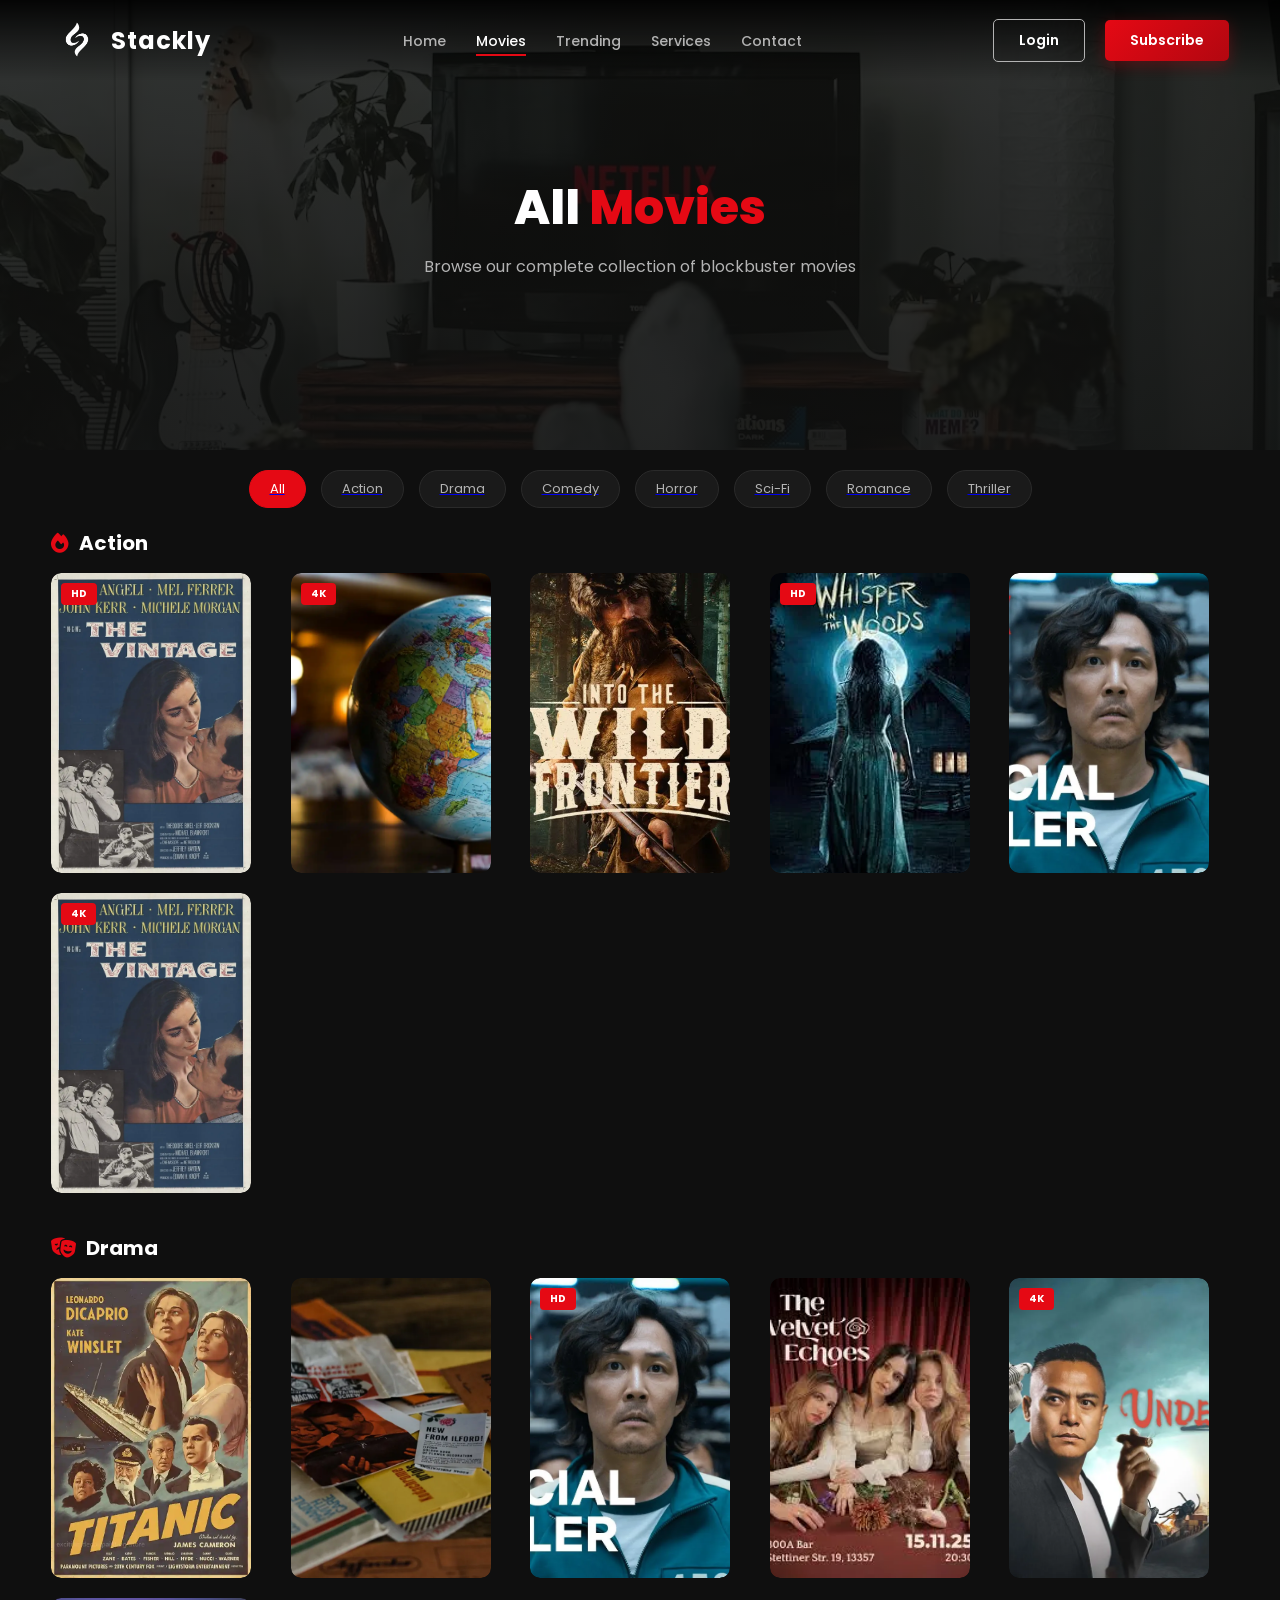
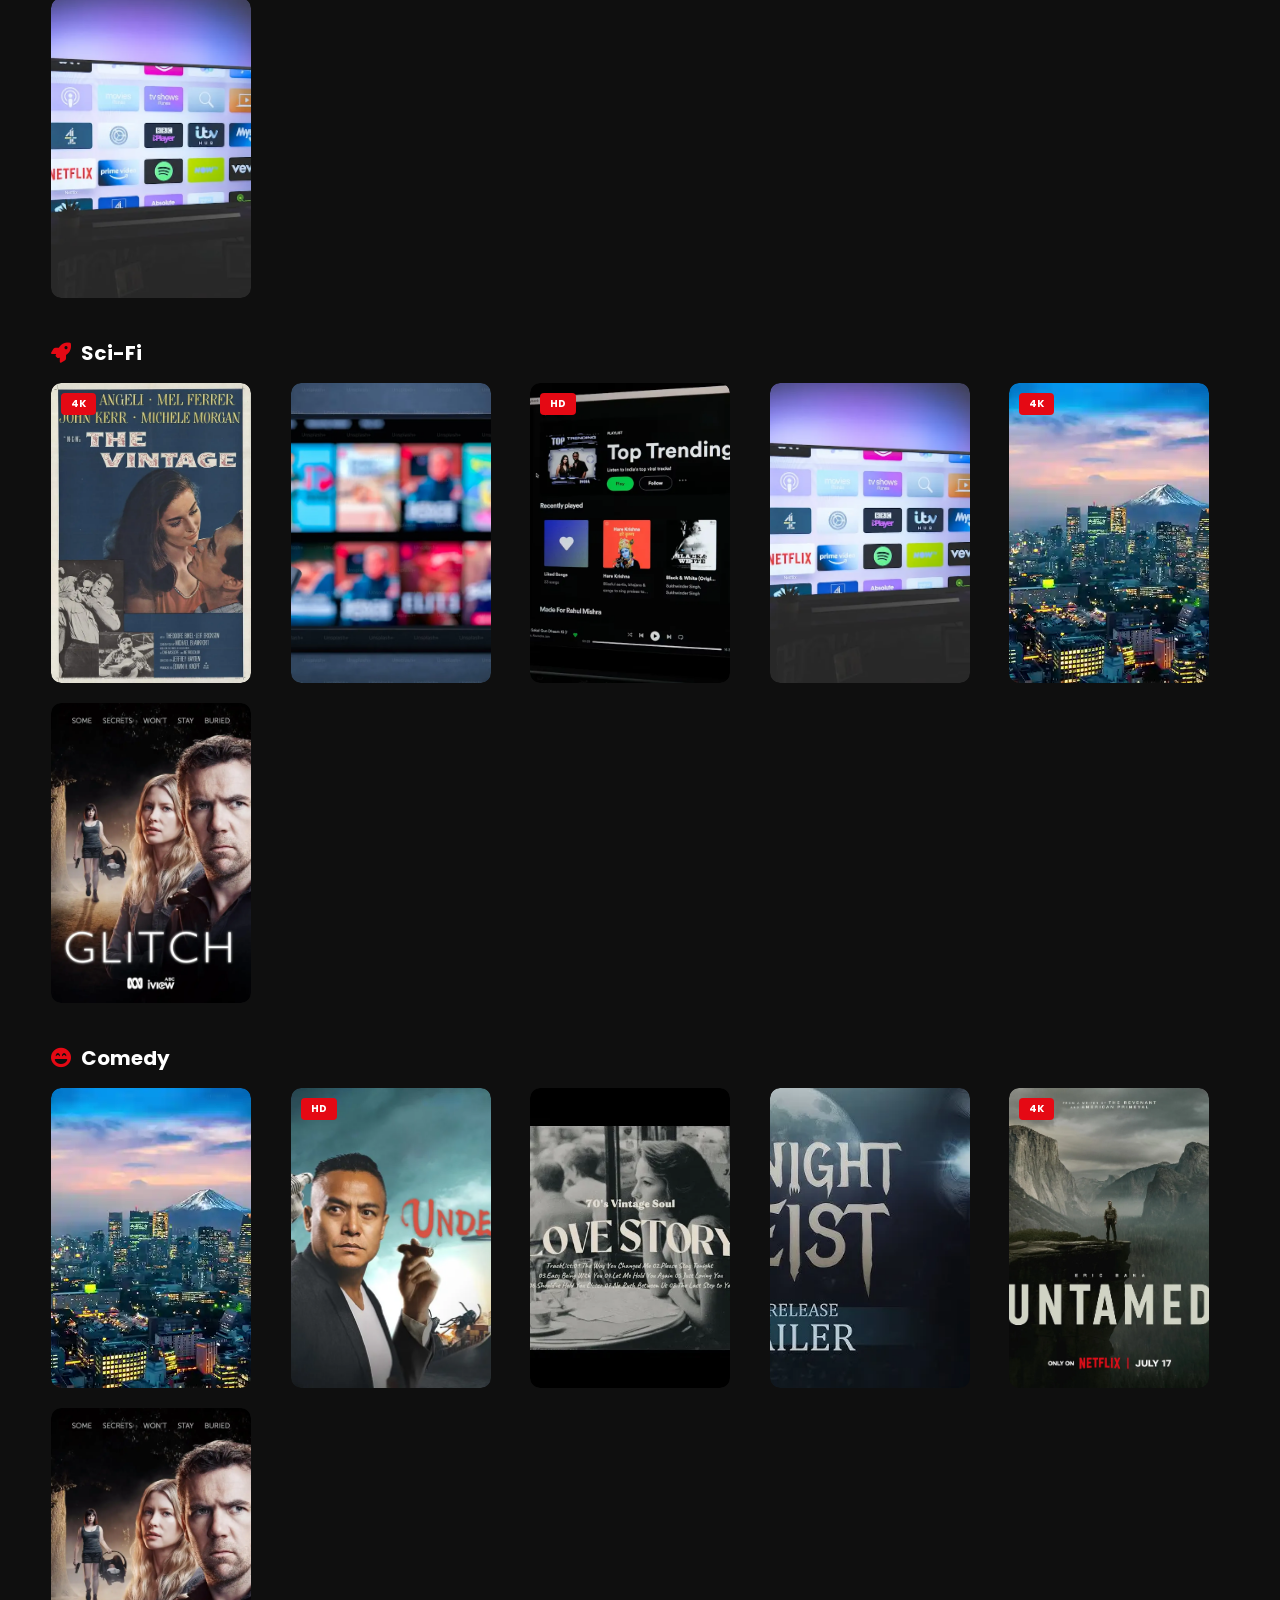
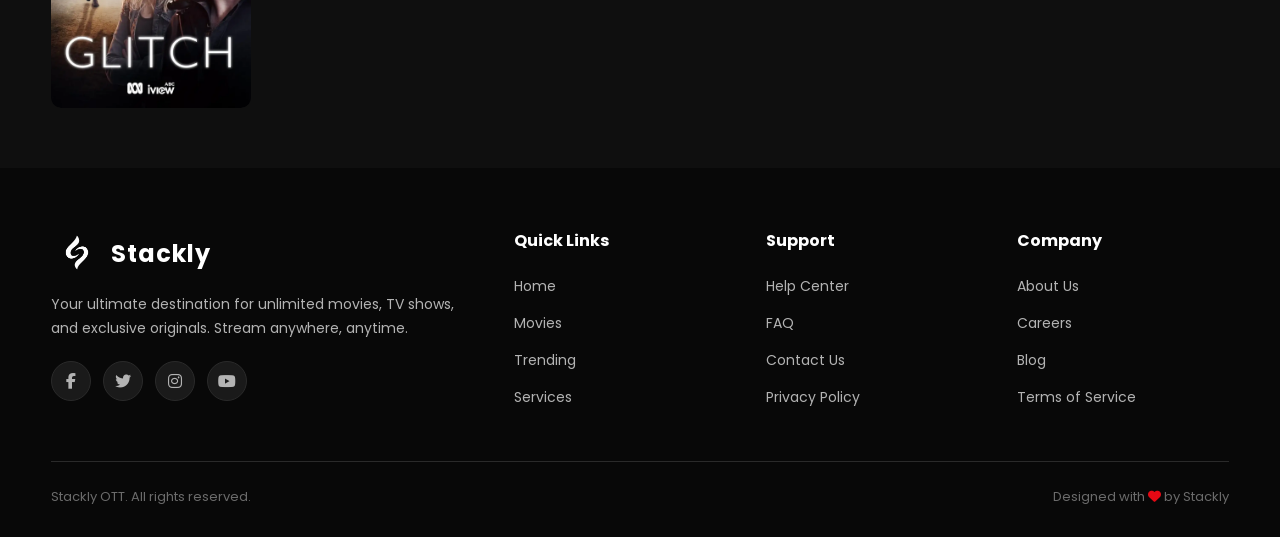
<file: movies.html>
<!DOCTYPE html>
<html lang="en">
<head>
<meta charset="UTF-8">
<meta name="viewport" content="width=device-width, initial-scale=1.0">
<title>Movies - Stackly OTT</title>
<link rel="stylesheet" href="style.css">
<link rel="stylesheet" href="https://cdnjs.cloudflare.com/ajax/libs/font-awesome/6.5.1/css/all.min.css">
<style>
.page-hero {
  position: relative;
  height: 50vh;
  min-height: 400px;
  display: flex;
  align-items: center;
  justify-content: center;
  text-align: center;
  overflow: hidden;
}
.page-hero-bg {
  position: absolute;
  inset: 0;
  background: url('aboutheron_11zon.webp') center/cover;
}
.page-hero-bg::after {
  content: '';
  position: absolute;
  inset: 0;
  background: linear-gradient(to bottom, rgba(15,15,15,0.8) 0%, rgba(15,15,15,0.9) 100%);
}
.page-hero-content {
  position: relative;
  z-index: 2;
  padding: 0 4%;
}
.page-hero-content h1 {
  font-size: 48px;
  font-weight: 800;
  margin-bottom: 10px;
}
.page-hero-content h1 span {
  color: var(--primary);
}
.page-hero-content p {
  font-size: 16px;
  color: var(--text-secondary);
}

.filter-bar {
  padding: 20px 4%;
  display: flex;
  gap: 15px;
  flex-wrap: wrap;
  align-items: center;
  justify-content: center;
}
.filter-btn {
  padding: 8px 20px;
  background: var(--bg-card);
  border: 1px solid var(--border);
  border-radius: 25px;
  color: var(--text-secondary);
  font-family: 'Poppins', sans-serif;
  font-size: 13px;
  cursor: pointer;
  transition: all 0.3s ease;
}
.filter-btn:hover,
.filter-btn.active {
  background: var(--primary);
  color: white;
  border-color: var(--primary);
}

.genre-section {
  margin-bottom: 40px;
}
.genre-title {
  padding: 0 4%;
  font-size: 20px;
  font-weight: 700;
  margin-bottom: 15px;
  display: flex;
  align-items: center;
  gap: 10px;
}
.genre-title i {
  color: var(--primary);
}

@media (max-width: 768px) {
  .page-hero-content h1 {
    font-size: 32px;
  }
  .filter-bar {
    gap: 10px;
  }
  .filter-btn {
    padding: 6px 15px;
    font-size: 12px;
  }
}
</style>
<!-- <base target="_blank"> -->
</head>
<body>

<!-- Header -->
<header class="header" id="header">
  <a href="index.html" class="logo">
    <img src="logoo.webp" alt="Stackly Logo" class="logo-img">
    <span class="logo-text">Stackly </span>
</a>
  <ul class="nav-links">
    <li><a href="index.html">Home</a></li>
    <li><a href="movies.html" class="active">Movies</a></li>
    <li><a href="trending.html">Trending</a></li>
    <li><a href="service.html">Services</a></li>
    <li><a href="contact.html">Contact</a></li>
  </ul>
  <div class="header-actions">
    <!-- <div class="search-box">
      <i class="fas fa-search"></i>
      <input type="text" placeholder="Search movies...">
    </div> -->
    <a href="login.html" class="btn btn-outline">Login</a>
    <a href="404.html" class="btn btn-primary">Subscribe</a>
  </div>
  <div class="hamburger" id="hamburger">
    <span></span><span></span><span></span>
  </div>
</header>

<div class="mobile-menu-overlay" id="mobileOverlay"></div>
<div class="mobile-menu" id="mobileMenu">
  <ul>
    <li><a href="index.html">Home</a></li>
    <li><a href="movies.html" class="active">Movies</a></li>
    <li><a href="trending.html">Trending</a></li>
    <li><a href="service.html">Services</a></li>
    <li><a href="contact.html">Contact</a></li>
  </ul>
  <div style="margin-top:30px; display:flex; flex-direction:column; gap:15px;">
    <a href="404.html" class="btn btn-outline" style="justify-content:center;">Sign In</a>
    <a href="404.html" class="btn btn-primary" style="justify-content:center;">Subscribe</a>
  </div>
</div>

<!-- Page Hero -->
<section class="page-hero">
  <div class="page-hero-bg"></div>
  <div class="page-hero-content animate-fadeInUp">
    <h1>All <span>Movies</span></h1>
    <p>Browse our complete collection of blockbuster movies</p>
  </div>
</section>

<!-- Filter Bar -->
 <a href="404.html"><div class="filter-bar reveal">
  <button class="filter-btn active">All</button>
  <button class="filter-btn">Action</button>
  <button class="filter-btn">Drama</button>
  <button class="filter-btn">Comedy</button>
  <button class="filter-btn">Horror</button>
  <button class="filter-btn">Sci-Fi</button>
  <button class="filter-btn">Romance</button>
  <button class="filter-btn">Thriller</button>
</div></a>

<!-- Action Movies -->
<div class="genre-section">
  <h3 class="genre-title reveal"><i class="fas fa-fire"></i> Action</h3>
  <div class="movies-grid">
    <div class="movie-card">
      <img src="vintage1_11zon_11zon.webp" class="movie-card-img" alt="Movie">
      <span class="movie-card-tag">HD</span>
      <div class="movie-card-overlay">
        <div class="movie-card-title">The Dark Horizon</div>
        <div class="movie-card-meta">
          <span class="movie-card-rating"><i class="fas fa-star"></i> 4.8</span>
          <span>2024</span>
        </div>
      </div>
    </div>
    <div class="movie-card">
      <img src="world map_11zon_11zon.webp" class="movie-card-img" alt="Movie">
      <span class="movie-card-tag">4K</span>
      <div class="movie-card-overlay">
        <div class="movie-card-title">Cyber Revolution</div>
        <div class="movie-card-meta">
          <span class="movie-card-rating"><i class="fas fa-star"></i> 4.9</span>
          <span>2024</span>
        </div>
      </div>
    </div>
    <div class="movie-card">
      <img src="Wild Frontier_11zon.webp" class="movie-card-img" alt="Movie">
      <div class="movie-card-overlay">
        <div class="movie-card-title">Neon Dreams</div>
        <div class="movie-card-meta">
          <span class="movie-card-rating"><i class="fas fa-star"></i> 4.5</span>
          <span>2024</span>
        </div>
      </div>
    </div>
    <div class="movie-card">
      <img src="Whisper in the Woods_11zon.webp" class="movie-card-img" alt="Movie">
      <span class="movie-card-tag">HD</span>
      <div class="movie-card-overlay">
        <div class="movie-card-title">The Last Stand</div>
        <div class="movie-card-meta">
          <span class="movie-card-rating"><i class="fas fa-star"></i> 4.4</span>
          <span>2023</span>
        </div>
      </div>
    </div>
    <div class="movie-card">
      <img src="webseries_11zon.webp" class="movie-card-img" alt="Movie">
      <div class="movie-card-overlay">
        <div class="movie-card-title">Shadow Wars</div>
        <div class="movie-card-meta">
          <span class="movie-card-rating"><i class="fas fa-star"></i> 4.3</span>
          <span>2023</span>
        </div>
      </div>
    </div>
    <div class="movie-card">
      <img src="vintage1_11zon_11zon.webp" class="movie-card-img" alt="Movie">
      <span class="movie-card-tag">4K</span>
      <div class="movie-card-overlay">
        <div class="movie-card-title">Fire & Ice</div>
        <div class="movie-card-meta">
          <span class="movie-card-rating"><i class="fas fa-star"></i> 4.4</span>
          <span>2024</span>
        </div>
      </div>
    </div>
  </div>
</div>

<!-- Drama Movies -->
<div class="genre-section">
  <h3 class="genre-title reveal"><i class="fas fa-theater-masks"></i> Drama</h3>
  <div class="movies-grid">
    <div class="movie-card">
      <img src="vintage_11zon_11zon (1).webp" class="movie-card-img" alt="Movie">
      <div class="movie-card-overlay">
        <div class="movie-card-title">Eternal Night</div>
        <div class="movie-card-meta">
          <span class="movie-card-rating"><i class="fas fa-star"></i> 4.7</span>
          <span>2024</span>
        </div>
      </div>
    </div>
    <div class="movie-card">
      <img src="Vintage DVD and Mail_11zon.webp" class="movie-card-img" alt="Movie">
      <div class="movie-card-overlay">
        <div class="movie-card-title">Lost in Time</div>
        <div class="movie-card-meta">
          <span class="movie-card-rating"><i class="fas fa-star"></i> 4.6</span>
          <span>2024</span>
        </div>
      </div>
    </div>
    <div class="movie-card">
      <img src="webseries_11zon.webp" class="movie-card-img" alt="Movie">
      <span class="movie-card-tag">HD</span>
      <div class="movie-card-overlay">
        <div class="movie-card-title">Silent Echo</div>
        <div class="movie-card-meta">
          <span class="movie-card-rating"><i class="fas fa-star"></i> 4.5</span>
          <span>2024</span>
        </div>
      </div>
    </div>
    <div class="movie-card">
      <img src="Velvet Echoes_11zon.webp" class="movie-card-img" alt="Movie">
      <div class="movie-card-overlay">
        <div class="movie-card-title">Rising Dawn</div>
        <div class="movie-card-meta">
          <span class="movie-card-rating"><i class="fas fa-star"></i> 4.2</span>
          <span>2023</span>
        </div>
      </div>
    </div>
    <div class="movie-card">
      <img src="Undercurrent_11zon.webp" class="movie-card-img" alt="Movie">
      <span class="movie-card-tag">4K</span>
      <div class="movie-card-overlay">
        <div class="movie-card-title">Ocean Deep</div>
        <div class="movie-card-meta">
          <span class="movie-card-rating"><i class="fas fa-star"></i> 4.7</span>
          <span>2024</span>
        </div>
      </div>
    </div>
    <div class="movie-card">
      <img src="tv mockup_11zon.webp" class="movie-card-img" alt="Movie">
      <div class="movie-card-overlay">
        <div class="movie-card-title">Galactic Quest</div>
        <div class="movie-card-meta">
          <span class="movie-card-rating"><i class="fas fa-star"></i> 4.9</span>
          <span>2024</span>
        </div>
      </div>
    </div>
  </div>
</div>

<!-- Sci-Fi Movies -->
<div class="genre-section">
  <h3 class="genre-title reveal"><i class="fas fa-rocket"></i> Sci-Fi</h3>
  <div class="movies-grid">
    <div class="movie-card">
      <img src="vintage1_11zon_11zon.webp" class="movie-card-img" alt="Movie">
      <span class="movie-card-tag">4K</span>
      <div class="movie-card-overlay">
        <div class="movie-card-title">Red Horizon</div>
        <div class="movie-card-meta">
          <span class="movie-card-rating"><i class="fas fa-star"></i> 4.6</span>
          <span>2024</span>
        </div>
      </div>
    </div>
    <div class="movie-card">
      <img src="trending_11zon.webp" class="movie-card-img" alt="Movie">
      <div class="movie-card-overlay">
        <div class="movie-card-title">Beyond Stars</div>
        <div class="movie-card-meta">
          <span class="movie-card-rating"><i class="fas fa-star"></i> 4.1</span>
          <span>2024</span>
        </div>
      </div>
    </div>
    <div class="movie-card">
      <img src="Trending Show Analysis_11zon.webp" class="movie-card-img" alt="Movie">
      <span class="movie-card-tag">HD</span>
      <div class="movie-card-overlay">
        <div class="movie-card-title">The Signal</div>
        <div class="movie-card-meta">
          <span class="movie-card-rating"><i class="fas fa-star"></i> 4.2</span>
          <span>2024</span>
        </div>
      </div>
    </div>
    <div class="movie-card">
      <img src="tv mockup_11zon.webp" class="movie-card-img" alt="Movie">
      <div class="movie-card-overlay">
        <div class="movie-card-title">Quantum Leap</div>
        <div class="movie-card-meta">
          <span class="movie-card-rating"><i class="fas fa-star"></i> 4.5</span>
          <span>2023</span>
        </div>
      </div>
    </div>
    <div class="movie-card">
      <img src="tokyo_11zon_11zon.webp" class="movie-card-img" alt="Movie">
      <span class="movie-card-tag">4K</span>
      <div class="movie-card-overlay">
        <div class="movie-card-title">Neon Future</div>
        <div class="movie-card-meta">
          <span class="movie-card-rating"><i class="fas fa-star"></i> 4.7</span>
          <span>2023</span>
        </div>
      </div>
    </div>
    <div class="movie-card">
      <img src="the glitch_11zon_11zon.webp" class="movie-card-img" alt="Movie">
      <div class="movie-card-overlay">
        <div class="movie-card-title">Dark Matter</div>
        <div class="movie-card-meta">
          <span class="movie-card-rating"><i class="fas fa-star"></i> 4.9</span>
          <span>2023</span>
        </div>
      </div>
    </div>
  </div>
</div>

<!-- Comedy Movies -->
<div class="genre-section">
  <h3 class="genre-title reveal"><i class="fas fa-laugh-beam"></i> Comedy</h3>
  <div class="movies-grid">
    <div class="movie-card">
      <img src="tokyo_11zon_11zon.webp" class="movie-card-img" alt="Movie">
      <div class="movie-card-overlay">
        <div class="movie-card-title">Laugh Track</div>
        <div class="movie-card-meta">
          <span class="movie-card-rating"><i class="fas fa-star"></i> 4.3</span>
          <span>2024</span>
        </div>
      </div>
    </div>
    <div class="movie-card">
      <img src="Undercurrent_11zon.webp" class="movie-card-img" alt="Movie">
      <span class="movie-card-tag">HD</span>
      <div class="movie-card-overlay">
        <div class="movie-card-title">Weekend Trip</div>
        <div class="movie-card-meta">
          <span class="movie-card-rating"><i class="fas fa-star"></i> 4.1</span>
          <span>2024</span>
        </div>
      </div>
    </div>
    <div class="movie-card">
      <img src="Vintage Soul_11zon.webp" class="movie-card-img" alt="Movie">
      <div class="movie-card-overlay">
        <div class="movie-card-title">Office Party</div>
        <div class="movie-card-meta">
          <span class="movie-card-rating"><i class="fas fa-star"></i> 4.0</span>
          <span>2023</span>
        </div>
      </div>
    </div>
    <div class="movie-card">
      <img src="The Midnight Heist_11zon.webp" class="movie-card-img" alt="Movie">
      <div class="movie-card-overlay">
        <div class="movie-card-title">Family First</div>
        <div class="movie-card-meta">
          <span class="movie-card-rating"><i class="fas fa-star"></i> 4.2</span>
          <span>2023</span>
        </div>
      </div>
    </div>
    <div class="movie-card">
      <img src="The Untamed Wild_11zon.webp" class="movie-card-img" alt="Movie">
      <span class="movie-card-tag">4K</span>
      <div class="movie-card-overlay">
        <div class="movie-card-title">The Prank</div>
        <div class="movie-card-meta">
          <span class="movie-card-rating"><i class="fas fa-star"></i> 4.4</span>
          <span>2024</span>
        </div>
      </div>
    </div>
    <div class="movie-card">
      <img src="the glitch_11zon_11zon.webp" class="movie-card-img" alt="Movie">
      <div class="movie-card-overlay">
        <div class="movie-card-title">Crazy Night</div>
        <div class="movie-card-meta">
          <span class="movie-card-rating"><i class="fas fa-star"></i> 4.1</span>
          <span>2023</span>
        </div>
      </div>
    </div>
  </div>
</div>

<!-- Footer -->
<footer class="footer">
  <div class="footer-grid">
    <div class="footer-brand">
     <a href="index.html" class="logo">
    <img src="logoo.webp" alt="Stackly Logo" class="logo-img">
    <span class="logo-text">Stackly </span>
</a>
      <p>Your ultimate destination for unlimited movies, TV shows, and exclusive originals. Stream anywhere, anytime.</p>
      <div class="footer-social">
        <a href="404.html"><i class="fab fa-facebook-f"></i></a>
        <a href="404.html"><i class="fab fa-twitter"></i></a>
        <a href="404.html"><i class="fab fa-instagram"></i></a>
        <a href="404.html"><i class="fab fa-youtube"></i></a>
      </div>
    </div>
    <div class="footer-links">
      <h4>Quick Links</h4>
      <ul>
        <li><a href="index.html">Home</a></li>
        <li><a href="movies.html">Movies</a></li>
        <li><a href="trending.html">Trending</a></li>
        <li><a href="service.html">Services</a></li>
      </ul>
    </div>
    <div class="footer-links">
      <h4>Support</h4>
      <ul>
        <li><a href="404.html">Help Center</a></li>
        <li><a href="404.html">FAQ</a></li>
        <li><a href="contact.html">Contact Us</a></li>
        <li><a href="404.html">Privacy Policy</a></li>
      </ul>
    </div>
    <div class="footer-links">
      <h4>Company</h4>
      <ul>
        <li><a href="404.html">About Us</a></li>
        <li><a href="404.html">Careers</a></li>
        <li><a href="404.html">Blog</a></li>
        <li><a href="404.html">Terms of Service</a></li>
      </ul>
    </div>
  </div>
  <div class="footer-bottom">
    <p>Stackly OTT. All rights reserved.</p>
    <p>Designed with <i class="fas fa-heart" style="color:var(--primary);"></i> by Stackly</p>
  </div>
</footer>

<script>
window.addEventListener('scroll', () => {
  const header = document.getElementById('header');
  if (window.scrollY > 50) header.classList.add('scrolled');
  else header.classList.remove('scrolled');
});

const hamburger = document.getElementById('hamburger');
const mobileMenu = document.getElementById('mobileMenu');
const mobileOverlay = document.getElementById('mobileOverlay');

hamburger.addEventListener('click', () => {
  hamburger.classList.toggle('active');
  mobileMenu.classList.toggle('active');
  mobileOverlay.classList.toggle('active');
});
mobileOverlay.addEventListener('click', () => {
  hamburger.classList.remove('active');
  mobileMenu.classList.remove('active');
  mobileOverlay.classList.remove('active');
});

const reveals = document.querySelectorAll('.reveal');
const revealOnScroll = () => {
  reveals.forEach(el => {
    if (el.getBoundingClientRect().top < window.innerHeight - 100) {
      el.classList.add('active');
    }
  });
};
window.addEventListener('scroll', revealOnScroll);
revealOnScroll();

// Filter buttons
const filterBtns = document.querySelectorAll('.filter-btn');
filterBtns.forEach(btn => {
  btn.addEventListener('click', () => {
    filterBtns.forEach(b => b.classList.remove('active'));
    btn.classList.add('active');
  });
});
</script>

</body>
</html>
</file>
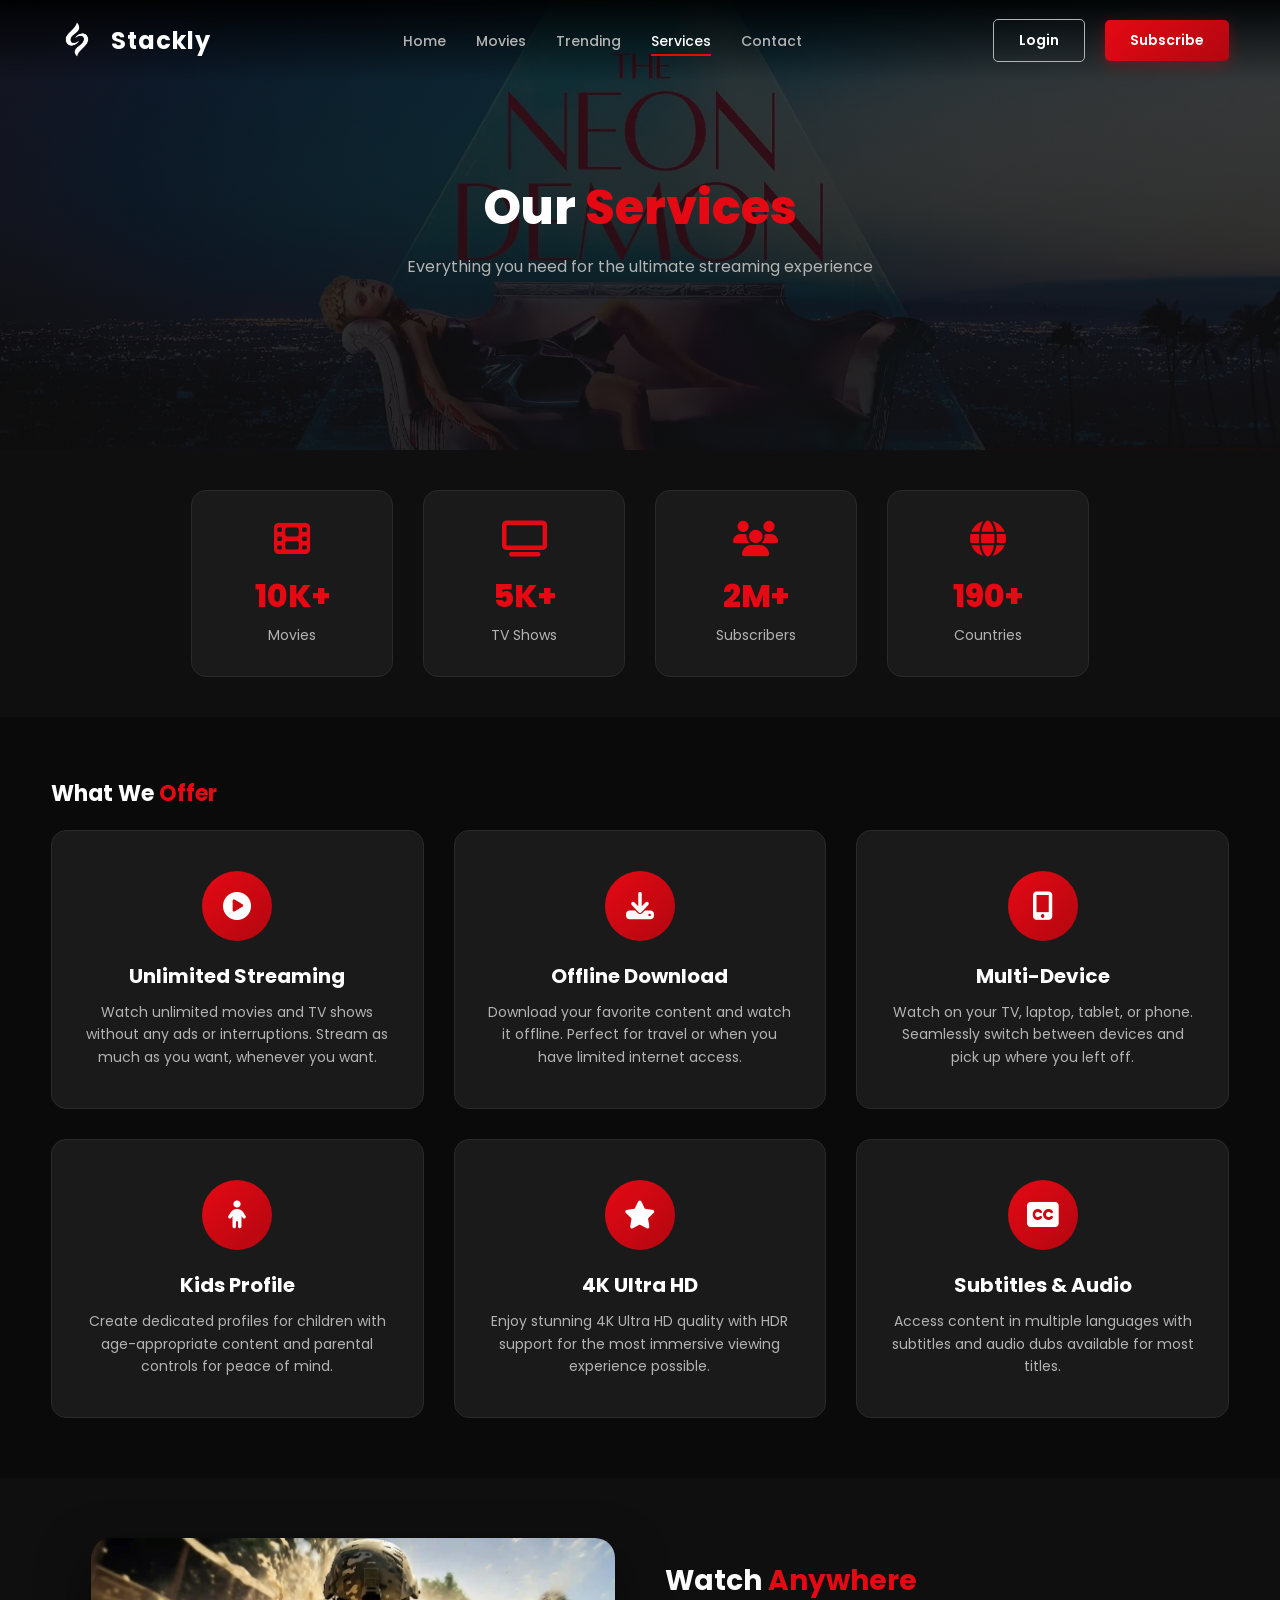
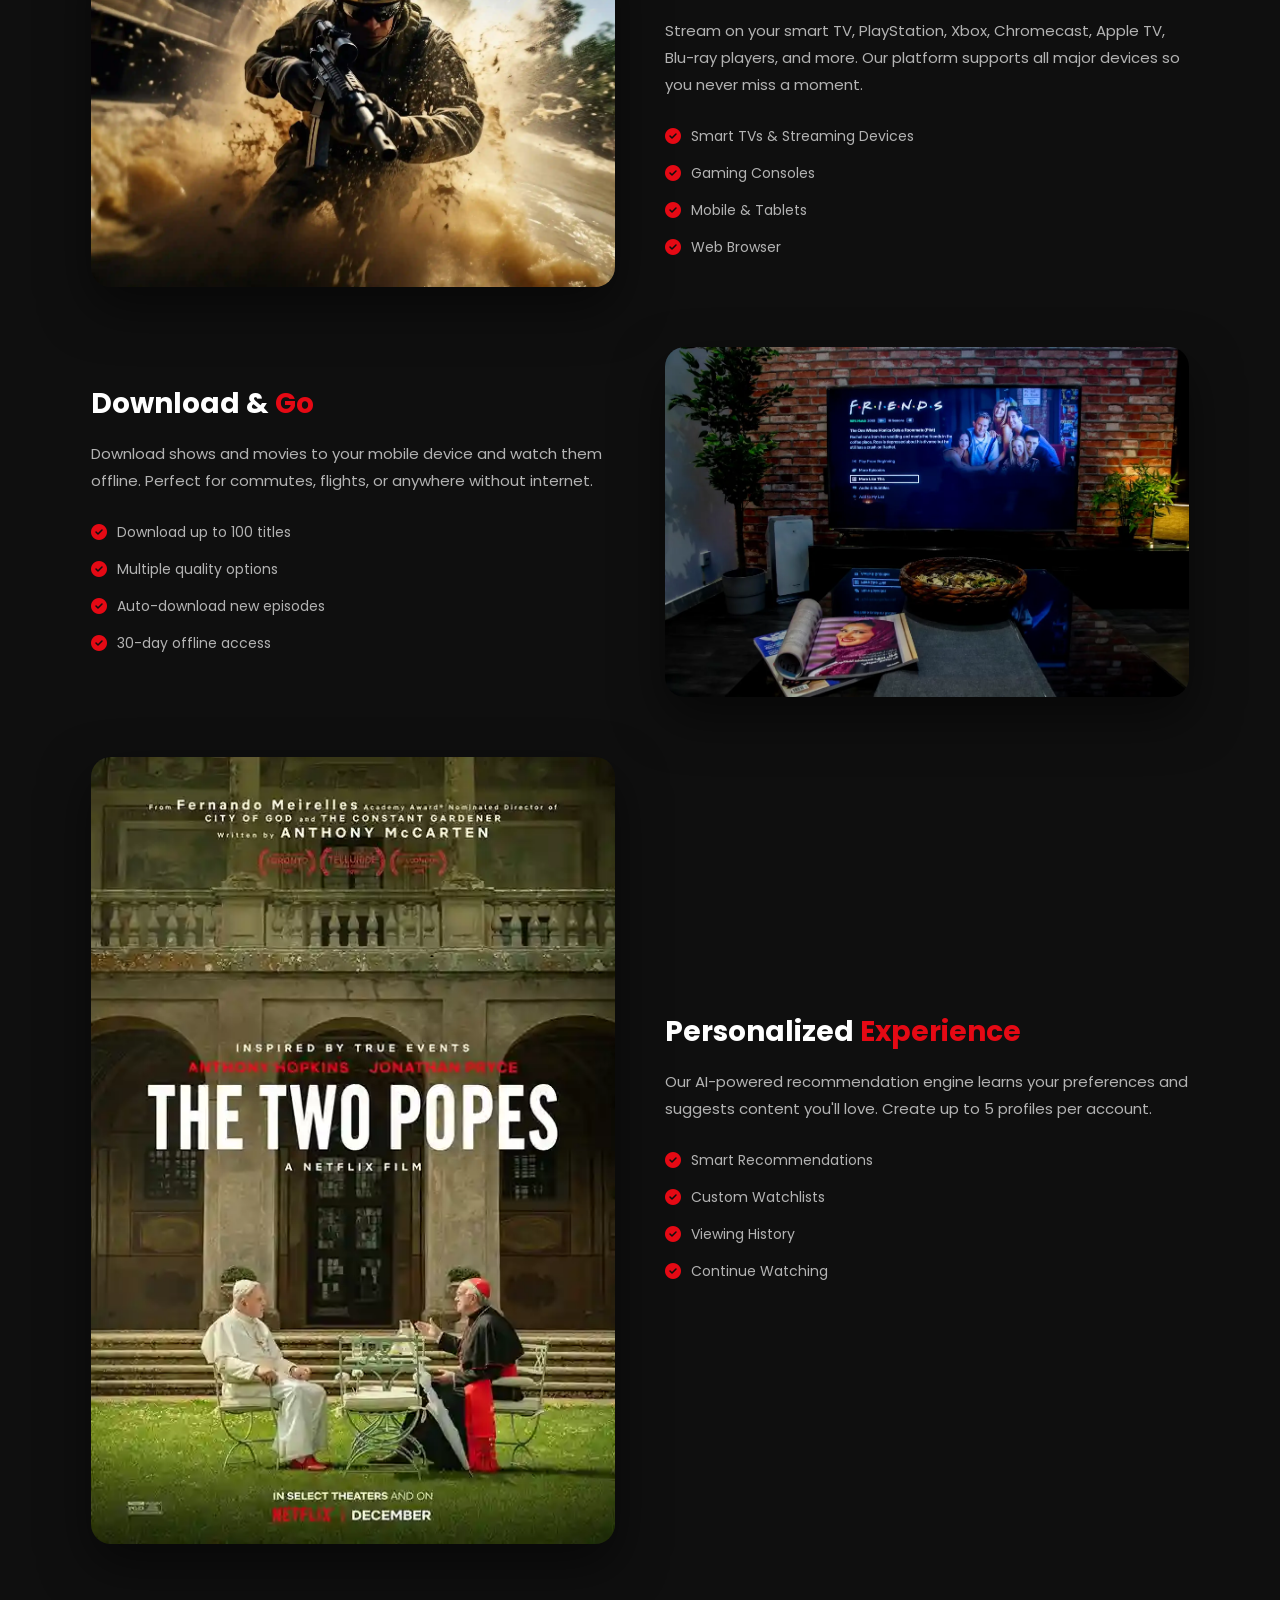
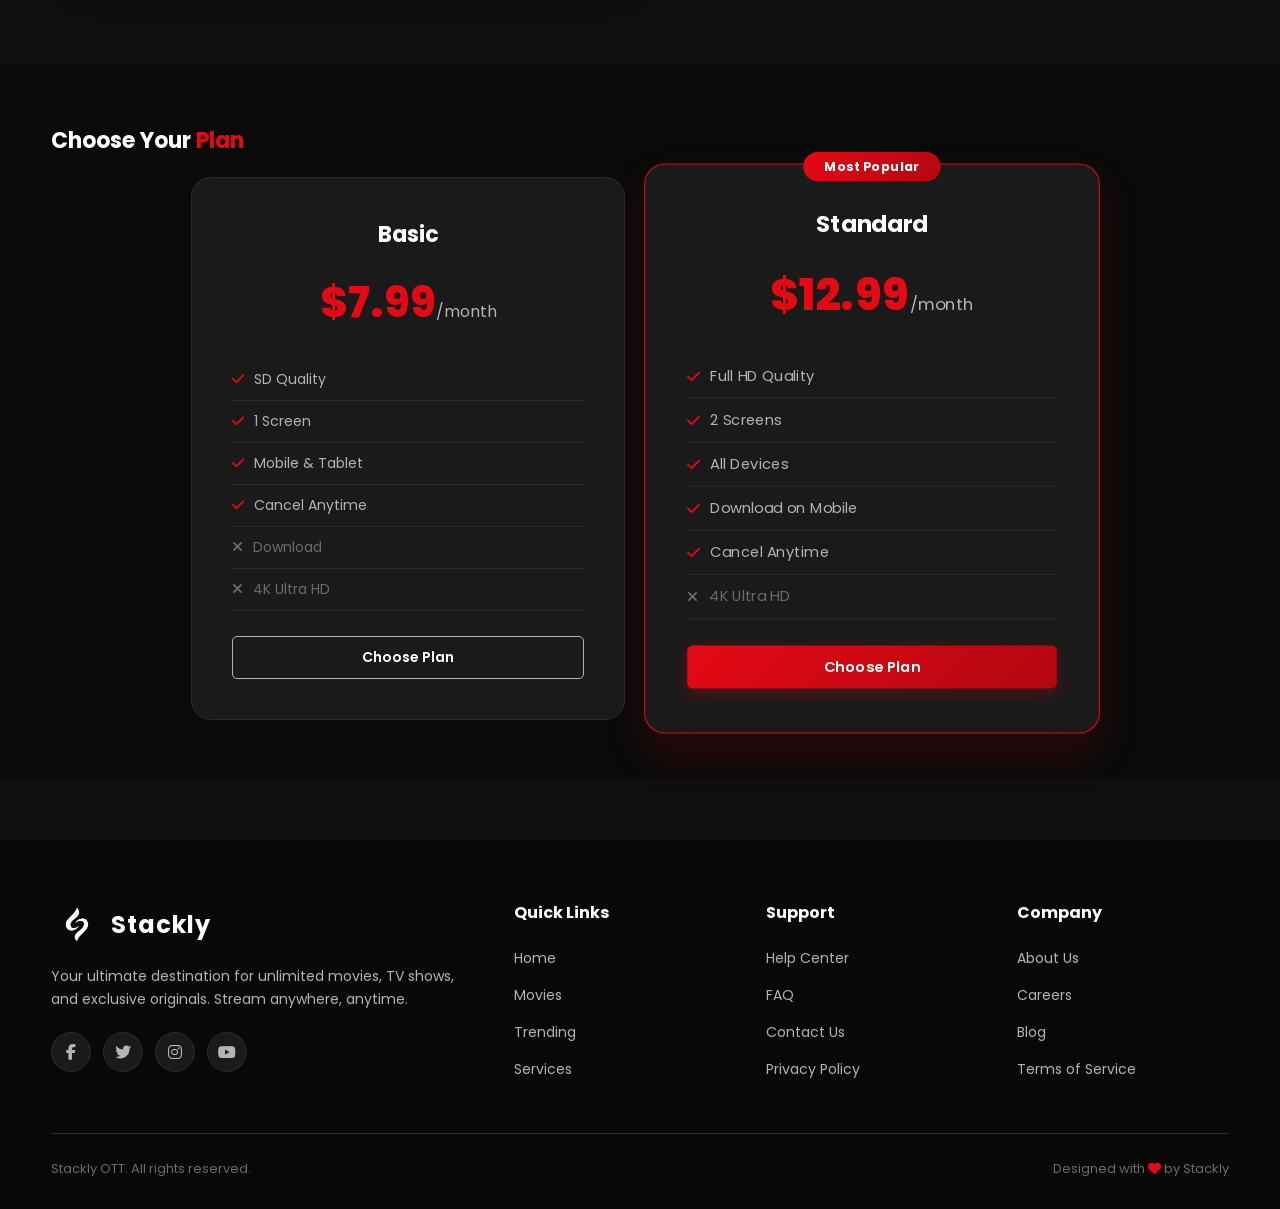
<file: service.html>
<!DOCTYPE html>
<html lang="en">
<head>
<meta charset="UTF-8">
<meta name="viewport" content="width=device-width, initial-scale=1.0">
<title>Services - Stackly OTT</title>
<link rel="stylesheet" href="style.css">
<link rel="stylesheet" href="https://cdnjs.cloudflare.com/ajax/libs/font-awesome/6.5.1/css/all.min.css">
<style>
.page-hero {
  position: relative;
  height: 50vh;
  min-height: 400px;
  display: flex;
  align-items: center;
  justify-content: center;
  text-align: center;
  overflow: hidden;
}
.page-hero-bg {
  position: absolute;
  inset: 0;
  background: url('neon ghost_11zon.webp') center/cover;
}
.page-hero-bg::after {
  content: '';
  position: absolute;
  inset: 0;
  background: linear-gradient(to bottom, rgba(15,15,15,0.8) 0%, rgba(15,15,15,0.9) 100%);
}
.page-hero-content {
  position: relative;
  z-index: 2;
  padding: 0 4%;
}
.page-hero-content h1 {
  font-size: 48px;
  font-weight: 800;
  margin-bottom: 10px;
}
.page-hero-content h1 span {
  color: var(--primary);
}
.page-hero-content p {
  font-size: 16px;
  color: var(--text-secondary);
}

.stats-bar {
  padding: 40px 4%;
  display: grid;
  grid-template-columns: repeat(4, 1fr);
  gap: 30px;
  max-width: 1000px;
  margin: 0 auto;
}
.stat-item {
  text-align: center;
  padding: 30px 20px;
  background: var(--bg-card);
  border-radius: 15px;
  border: 1px solid var(--border);
  transition: all 0.4s ease;
}
.stat-item:hover {
  transform: translateY(-10px);
  border-color: var(--primary);
  box-shadow: 0 15px 30px rgba(229,9,20,0.1);
}
.stat-item i {
  font-size: 36px;
  color: var(--primary);
  margin-bottom: 15px;
}
.stat-item h3 {
  font-size: 32px;
  font-weight: 800;
  color: var(--primary);
  margin-bottom: 5px;
}
.stat-item p {
  font-size: 14px;
  color: var(--text-secondary);
}

.feature-row {
  padding: 0 4%;
  display: grid;
  grid-template-columns: 1fr 1fr;
  gap: 50px;
  align-items: center;
  max-width: 1200px;
  margin: 0 auto 60px;
}
.feature-row.reverse {
  direction: rtl;
}
.feature-row.reverse > * {
  direction: ltr;
}
.feature-img {
  border-radius: 20px;
  overflow: hidden;
  box-shadow: 0 20px 50px rgba(0,0,0,0.5);
}
.feature-img img {
  width: 100%;
  display: block;
  transition: transform 0.5s ease;
}
.feature-img:hover img {
  transform: scale(1.05);
}
.feature-text h3 {
  font-size: 28px;
  font-weight: 700;
  margin-bottom: 15px;
}
.feature-text h3 span {
  color: var(--primary);
}
.feature-text p {
  font-size: 15px;
  color: var(--text-secondary);
  line-height: 1.8;
  margin-bottom: 20px;
}
.feature-list {
  list-style: none;
}
.feature-list li {
  padding: 8px 0;
  font-size: 14px;
  color: var(--text-secondary);
  display: flex;
  align-items: center;
  gap: 10px;
}
.feature-list li i {
  color: var(--primary);
  font-size: 16px;
}

@media (max-width: 768px) {
  .page-hero-content h1 {
    font-size: 32px;
  }
  .stats-bar {
    grid-template-columns: repeat(2, 1fr);
    gap: 15px;
  }
  .stat-item {
    padding: 20px 15px;
  }
  .stat-item h3 {
    font-size: 24px;
  }
  .feature-row {
    grid-template-columns: 1fr;
    gap: 30px;
  }
  .feature-text h3 {
    font-size: 22px;
  }
}
</style>
<!-- <base target="_blank"> -->
</head>
<body>

<!-- Header -->
<header class="header" id="header">
  <a href="index.html" class="logo">
    <img src="logoo.webp" alt="Stackly Logo" class="logo-img">
    <span class="logo-text">Stackly </span>
</a>
  <ul class="nav-links">
    <li><a href="index.html">Home</a></li>
    <li><a href="movies.html">Movies</a></li>
    <li><a href="trending.html">Trending</a></li>
    <li><a href="service.html" class="active">Services</a></li>
    <li><a href="contact.html">Contact</a></li>
  </ul>
  <div class="header-actions">
    <!-- <div class="search-box">
      <i class="fas fa-search"></i>
      <input type="text" placeholder="Search movies...">
    </div> -->
    <a href="login.html" class="btn btn-outline">Login</a>
    <a href="404.html" class="btn btn-primary">Subscribe</a>
  </div>
  <div class="hamburger" id="hamburger">
    <span></span><span></span><span></span>
  </div>
</header>

<div class="mobile-menu-overlay" id="mobileOverlay"></div>
<div class="mobile-menu" id="mobileMenu">
  <ul>
    <li><a href="index.html">Home</a></li>
    <li><a href="movies.html">Movies</a></li>
    <li><a href="trending.html">Trending</a></li>
    <li><a href="service.html" class="active">Services</a></li>
    <li><a href="contact.html">Contact</a></li>
  </ul>
  <div style="margin-top:30px; display:flex; flex-direction:column; gap:15px;">
    <a href="404.html" class="btn btn-outline" style="justify-content:center;">Sign In</a>
    <a href="404.html" class="btn btn-primary" style="justify-content:center;">Subscribe</a>
  </div>
</div>

<!-- Page Hero -->
<section class="page-hero">
  <div class="page-hero-bg"></div>
  <div class="page-hero-content animate-fadeInUp">
    <h1>Our <span>Services</span></h1>
    <p>Everything you need for the ultimate streaming experience</p>
  </div>
</section>

<!-- Stats Bar -->
<div class="stats-bar reveal">
  <div class="stat-item">
    <i class="fas fa-film"></i>
    <h3>10K+</h3>
    <p>Movies</p>
  </div>
  <div class="stat-item">
    <i class="fas fa-tv"></i>
    <h3>5K+</h3>
    <p>TV Shows</p>
  </div>
  <div class="stat-item">
    <i class="fas fa-users"></i>
    <h3>2M+</h3>
    <p>Subscribers</p>
  </div>
  <div class="stat-item">
    <i class="fas fa-globe"></i>
    <h3>190+</h3>
    <p>Countries</p>
  </div>
</div>

<!-- Services Grid -->
<section class="section section-dark">
  <div class="section-header reveal">
    <h2 class="section-title">What We <span>Offer</span></h2>
  </div>
  <div class="services-grid reveal">
    <div class="service-card">
      <div class="service-icon"><i class="fas fa-play-circle"></i></div>
      <h3>Unlimited Streaming</h3>
      <p>Watch unlimited movies and TV shows without any ads or interruptions. Stream as much as you want, whenever you want.</p>
    </div>
    <div class="service-card">
      <div class="service-icon"><i class="fas fa-download"></i></div>
      <h3>Offline Download</h3>
      <p>Download your favorite content and watch it offline. Perfect for travel or when you have limited internet access.</p>
    </div>
    <div class="service-card">
      <div class="service-icon"><i class="fas fa-mobile-alt"></i></div>
      <h3>Multi-Device</h3>
      <p>Watch on your TV, laptop, tablet, or phone. Seamlessly switch between devices and pick up where you left off.</p>
    </div>
    <div class="service-card">
      <div class="service-icon"><i class="fas fa-child"></i></div>
      <h3>Kids Profile</h3>
      <p>Create dedicated profiles for children with age-appropriate content and parental controls for peace of mind.</p>
    </div>
    <div class="service-card">
      <div class="service-icon"><i class="fas fa-star"></i></div>
      <h3>4K Ultra HD</h3>
      <p>Enjoy stunning 4K Ultra HD quality with HDR support for the most immersive viewing experience possible.</p>
    </div>
    <div class="service-card">
      <div class="service-icon"><i class="fas fa-closed-captioning"></i></div>
      <h3>Subtitles & Audio</h3>
      <p>Access content in multiple languages with subtitles and audio dubs available for most titles.</p>
    </div>
  </div>
</section>

<!-- Features -->
<section class="section">
  <div class="feature-row reveal">
    <div class="feature-img">
      <img src="shadow entry_11zon_11zon.webp" alt="Feature">
    </div>
    <div class="feature-text">
      <h3>Watch <span>Anywhere</span></h3>
      <p>Stream on your smart TV, PlayStation, Xbox, Chromecast, Apple TV, Blu-ray players, and more. Our platform supports all major devices so you never miss a moment.</p>
      <ul class="feature-list">
        <li><i class="fas fa-check-circle"></i> Smart TVs & Streaming Devices</li>
        <li><i class="fas fa-check-circle"></i> Gaming Consoles</li>
        <li><i class="fas fa-check-circle"></i> Mobile & Tablets</li>
        <li><i class="fas fa-check-circle"></i> Web Browser</li>
      </ul>
    </div>
  </div>
  <div class="feature-row reverse reveal">
    <div class="feature-img">
      <img src="Smart TV_11zon.webp" alt="Feature">
    </div>
    <div class="feature-text">
      <h3>Download & <span>Go</span></h3>
      <p>Download shows and movies to your mobile device and watch them offline. Perfect for commutes, flights, or anywhere without internet.</p>
      <ul class="feature-list">
        <li><i class="fas fa-check-circle"></i> Download up to 100 titles</li>
        <li><i class="fas fa-check-circle"></i> Multiple quality options</li>
        <li><i class="fas fa-check-circle"></i> Auto-download new episodes</li>
        <li><i class="fas fa-check-circle"></i> 30-day offline access</li>
      </ul>
    </div>
  </div>
  <div class="feature-row reveal">
    <div class="feature-img">
      <img src="Real Stories, Real Life_11zon_11zon.webp" alt="Feature">
    </div>
    <div class="feature-text">
      <h3>Personalized <span>Experience</span></h3>
      <p>Our AI-powered recommendation engine learns your preferences and suggests content you'll love. Create up to 5 profiles per account.</p>
      <ul class="feature-list">
        <li><i class="fas fa-check-circle"></i> Smart Recommendations</li>
        <li><i class="fas fa-check-circle"></i> Custom Watchlists</li>
        <li><i class="fas fa-check-circle"></i> Viewing History</li>
        <li><i class="fas fa-check-circle"></i> Continue Watching</li>
      </ul>
    </div>
  </div>
</section>

<!-- Pricing -->
<section class="section section-dark">
  <div class="section-header reveal">
    <h2 class="section-title">Choose Your <span>Plan</span></h2>
  </div>
  <div class="pricing-grid reveal">
    <div class="pricing-card">
      <h3>Basic</h3>
      <div class="price">$7.99<span>/month</span></div>
      <ul>
        <li><i class="fas fa-check"></i> SD Quality</li>
        <li><i class="fas fa-check"></i> 1 Screen</li>
        <li><i class="fas fa-check"></i> Mobile & Tablet</li>
        <li><i class="fas fa-check"></i> Cancel Anytime</li>
        <li><i class="fas fa-times" style="color:var(--text-muted);"></i> <span style="color:var(--text-muted);">Download</span></li>
        <li><i class="fas fa-times" style="color:var(--text-muted);"></i> <span style="color:var(--text-muted);">4K Ultra HD</span></li>
      </ul>
      <a href="404.html" class="btn btn-outline" style="width:100%; justify-content:center;">Choose Plan</a>
    </div>
    <div class="pricing-card featured">
      <h3>Standard</h3>
      <div class="price">$12.99<span>/month</span></div>
      <ul>
        <li><i class="fas fa-check"></i> Full HD Quality</li>
        <li><i class="fas fa-check"></i> 2 Screens</li>
        <li><i class="fas fa-check"></i> All Devices</li>
        <li><i class="fas fa-check"></i> Download on Mobile</li>
        <li><i class="fas fa-check"></i> Cancel Anytime</li>
        <li><i class="fas fa-times" style="color:var(--text-muted);"></i> <span style="color:var(--text-muted);">4K Ultra HD</span></li>
      </ul>
      <a href="404.html" class="btn btn-primary" style="width:100%; justify-content:center;">Choose Plan</a>
    </div>
    <!-- <div class="pricing-card">
      <h3>Premium</h3>
      <div class="price">$17.99<span>/month</span></div>
      <ul>
        <li><i class="fas fa-check"></i> 4K Ultra HD + HDR</li>
        <li><i class="fas fa-check"></i> 4 Screens</li>
        <li><i class="fas fa-check"></i> All Devices</li>
        <li><i class="fas fa-check"></i> Download on Any Device</li>
        <li><i class="fas fa-check"></i> Spatial Audio</li>
        <li><i class="fas fa-check"></i> Cancel Anytime</li>
      </ul>
      <a href="404.html" class="btn btn-outline" style="width:100%; justify-content:center;">Choose Plan</a>
    </div>
  </div> -->
</section>

<!-- Footer -->
<footer class="footer">
  <div class="footer-grid">
    <div class="footer-brand">
       <a href="index.html" class="logo">
    <img src="logoo.webp" alt="Stackly Logo" class="logo-img">
    <span class="logo-text">Stackly </span>
</a>
      <p>Your ultimate destination for unlimited movies, TV shows, and exclusive originals. Stream anywhere, anytime.</p>
      <div class="footer-social">
        <a href="404.html"><i class="fab fa-facebook-f"></i></a>
        <a href="404.html"><i class="fab fa-twitter"></i></a>
        <a href="404.html"><i class="fab fa-instagram"></i></a>
        <a href="404.html"><i class="fab fa-youtube"></i></a>
      </div>
    </div>
    <div class="footer-links">
      <h4>Quick Links</h4>
      <ul>
        <li><a href="index.html">Home</a></li>
        <li><a href="movies.html">Movies</a></li>
        <li><a href="trending.html">Trending</a></li>
        <li><a href="service.html">Services</a></li>
      </ul>
    </div>
    <div class="footer-links">
      <h4>Support</h4>
      <ul>
        <li><a href="404.html">Help Center</a></li>
        <li><a href="404.html">FAQ</a></li>
        <li><a href="contact.html">Contact Us</a></li>
        <li><a href="404.html">Privacy Policy</a></li>
      </ul>
    </div>
    <div class="footer-links">
      <h4>Company</h4>
      <ul>
        <li><a href="404.html">About Us</a></li>
        <li><a href="404.html">Careers</a></li>
        <li><a href="404.html">Blog</a></li>
        <li><a href="404.html">Terms of Service</a></li>
      </ul>
    </div>
  </div>
  <div class="footer-bottom">
    <p>Stackly OTT. All rights reserved.</p>
    <p>Designed with <i class="fas fa-heart" style="color:var(--primary);"></i> by Stackly</p>
  </div>
</footer>

<script>
window.addEventListener('scroll', () => {
  const header = document.getElementById('header');
  if (window.scrollY > 50) header.classList.add('scrolled');
  else header.classList.remove('scrolled');
});

const hamburger = document.getElementById('hamburger');
const mobileMenu = document.getElementById('mobileMenu');
const mobileOverlay = document.getElementById('mobileOverlay');

hamburger.addEventListener('click', () => {
  hamburger.classList.toggle('active');
  mobileMenu.classList.toggle('active');
  mobileOverlay.classList.toggle('active');
});
mobileOverlay.addEventListener('click', () => {
  hamburger.classList.remove('active');
  mobileMenu.classList.remove('active');
  mobileOverlay.classList.remove('active');
});

const reveals = document.querySelectorAll('.reveal');
const revealOnScroll = () => {
  reveals.forEach(el => {
    if (el.getBoundingClientRect().top < window.innerHeight - 100) {
      el.classList.add('active');
    }
  });
};
window.addEventListener('scroll', revealOnScroll);
revealOnScroll();
</script>

</body>
</html>
</file>
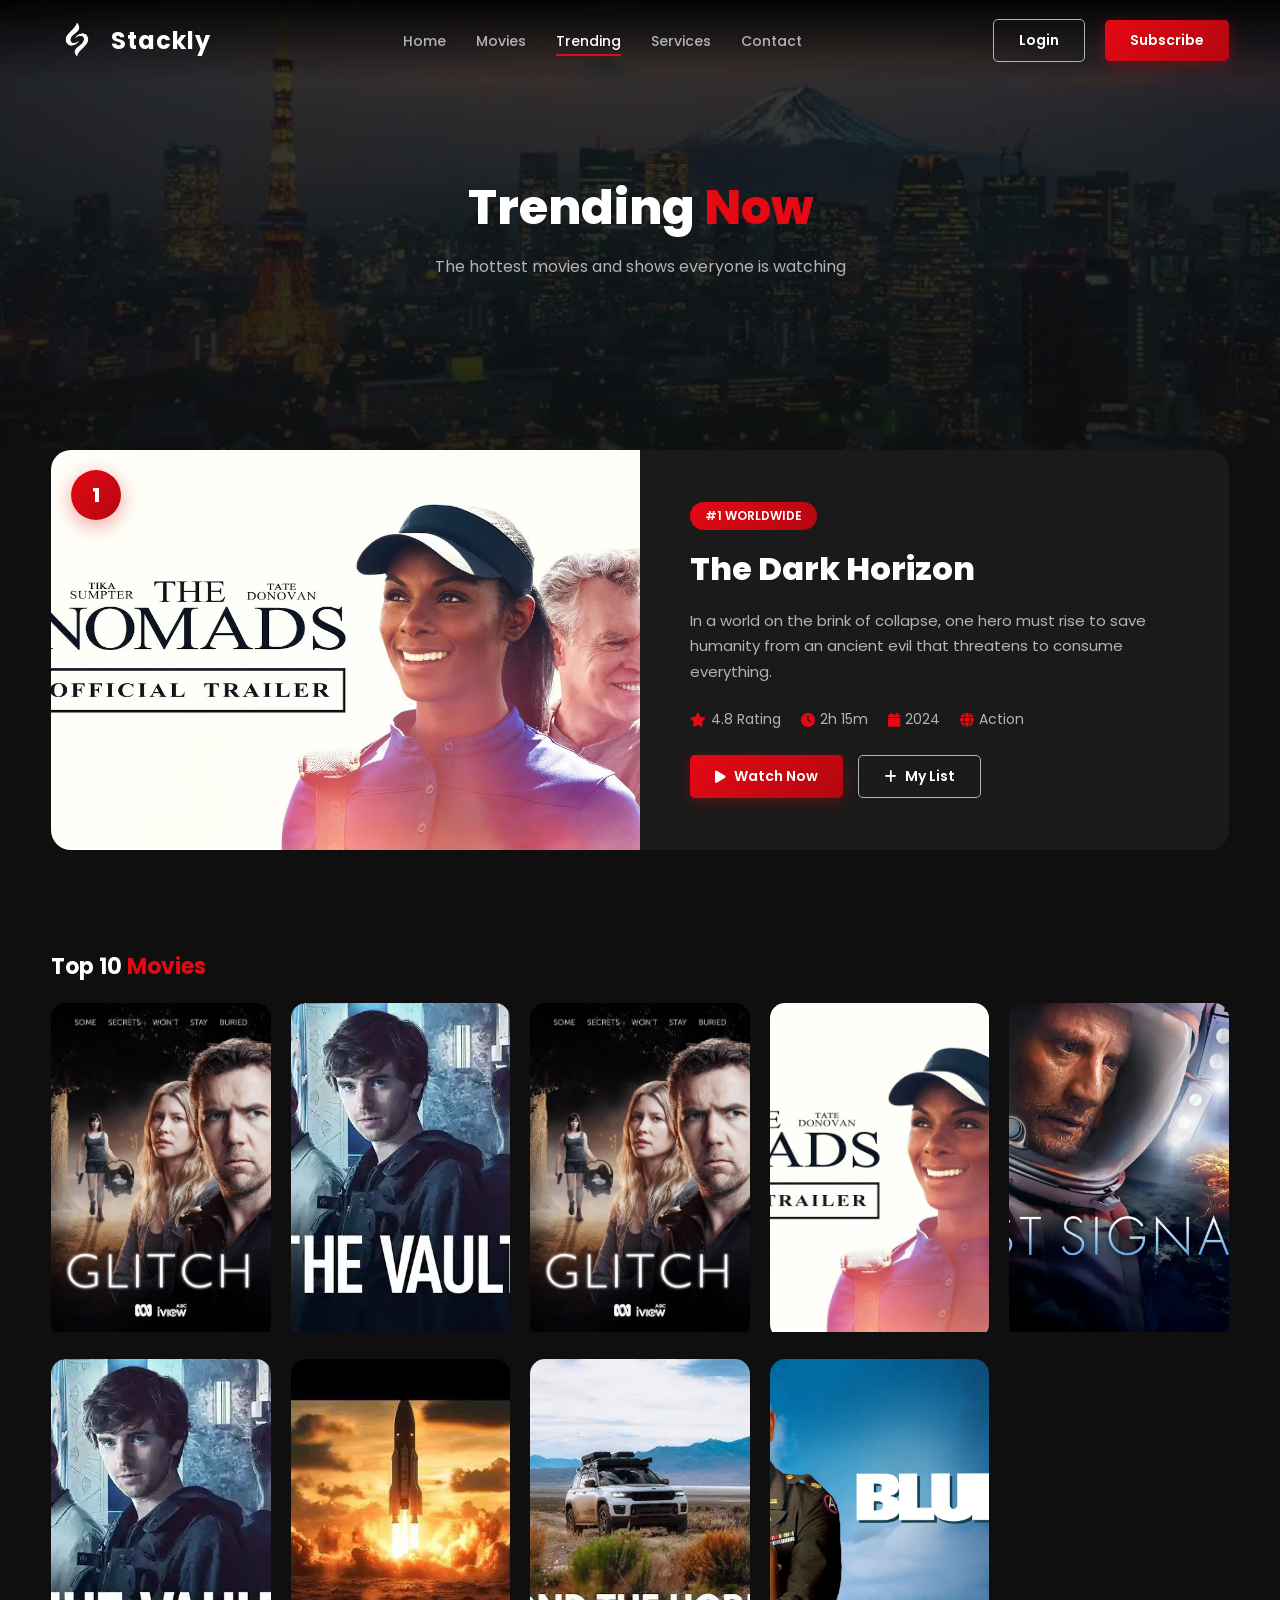
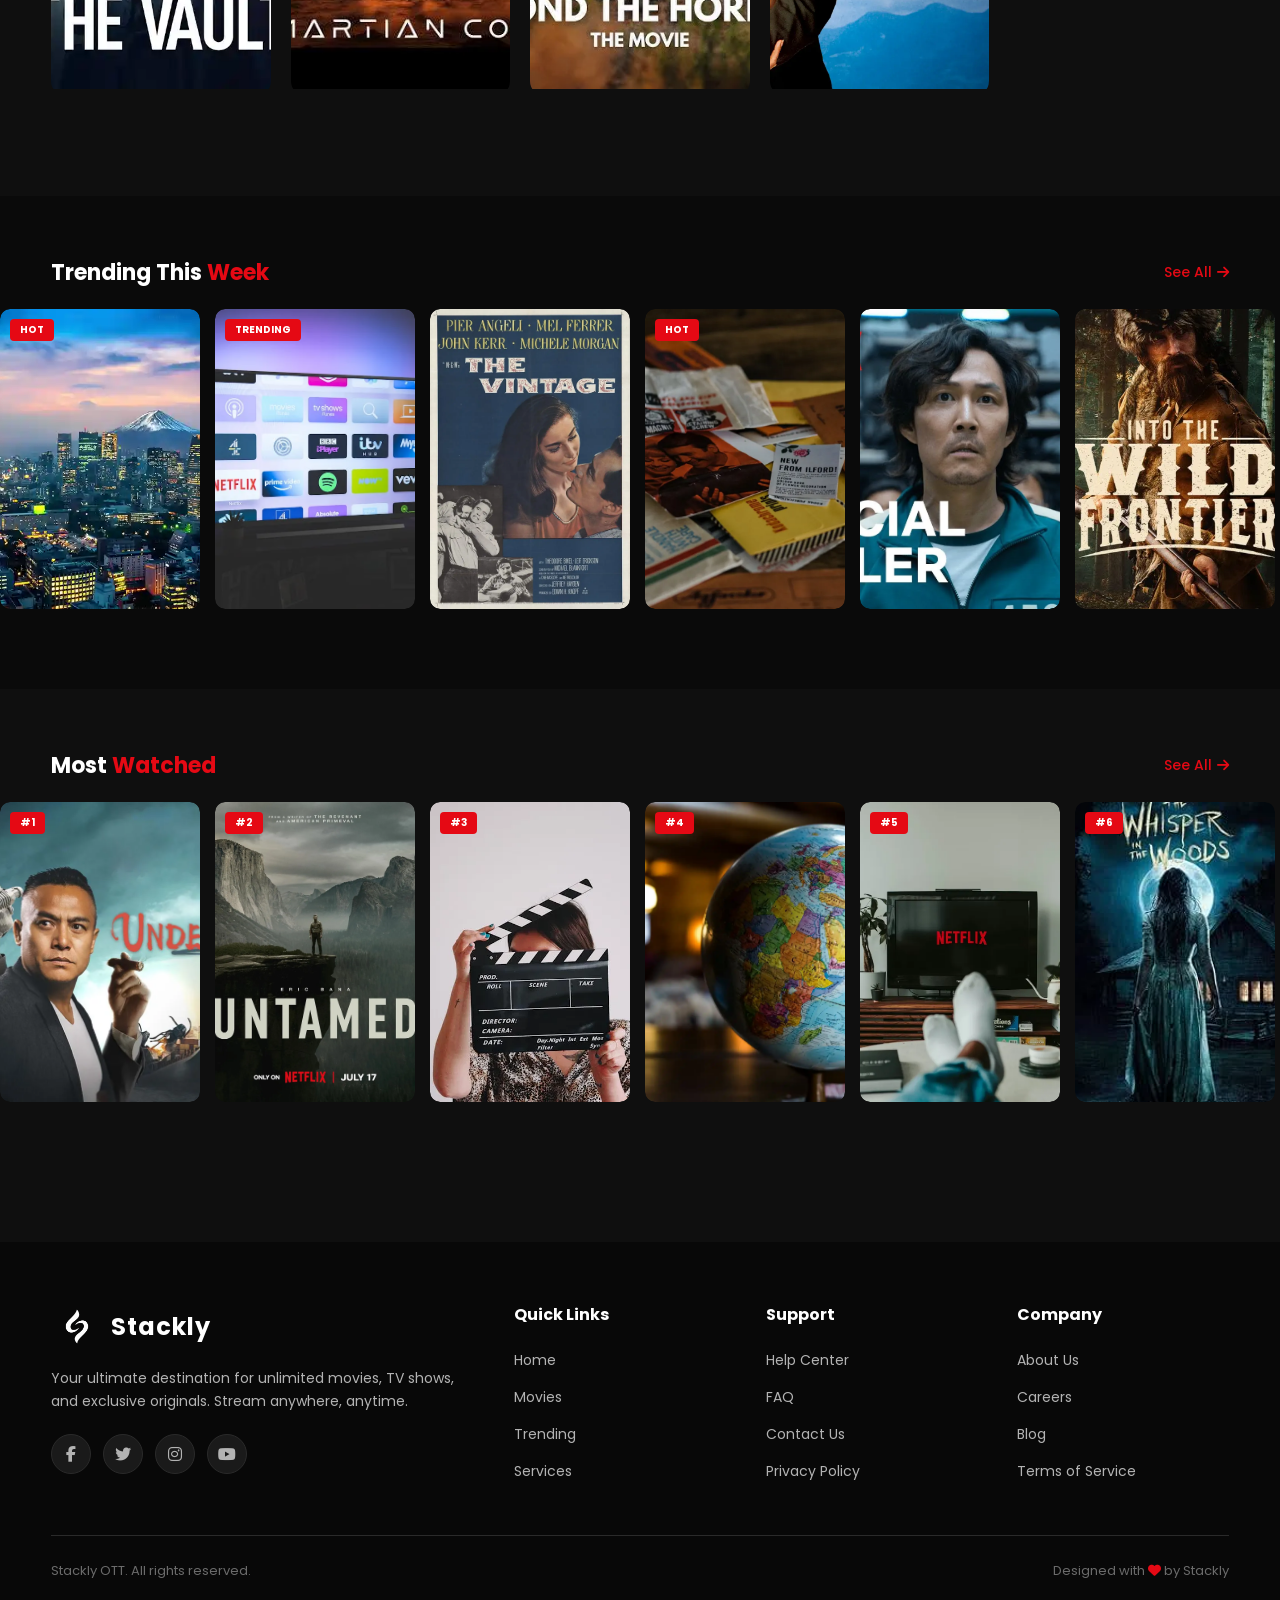
<file: trending.html>
<!DOCTYPE html>
<html lang="en">
<head>
<meta charset="UTF-8">
<meta name="viewport" content="width=device-width, initial-scale=1.0">
<title>Trending - Stackly OTT</title>
<link rel="stylesheet" href="style.css">
<link rel="stylesheet" href="https://cdnjs.cloudflare.com/ajax/libs/font-awesome/6.5.1/css/all.min.css">
<style>
.page-hero {
  position: relative;
  height: 50vh;
  min-height: 400px;
  display: flex;
  align-items: center;
  justify-content: center;
  text-align: center;
  overflow: hidden;
}
.page-hero-bg {
  position: absolute;
  inset: 0;
  background: url('tokyo_11zon_11zon.webp') center/cover;
}
.page-hero-bg::after {
  content: '';
  position: absolute;
  inset: 0;
  background: linear-gradient(to bottom, rgba(15,15,15,0.8) 0%, rgba(15,15,15,0.9) 100%);
}
.page-hero-content {
  position: relative;
  z-index: 2;
  padding: 0 4%;
}
.page-hero-content h1 {
  font-size: 48px;
  font-weight: 800;
  margin-bottom: 10px;
}
.page-hero-content h1 span {
  color: var(--primary);
}
.page-hero-content p {
  font-size: 16px;
  color: var(--text-secondary);
}

.trending-hero {
  padding: 0 4%;
  margin-bottom: 40px;
}
.trending-hero-card {
  position: relative;
  border-radius: 20px;
  overflow: hidden;
  display: grid;
  grid-template-columns: 1fr 1fr;
  min-height: 400px;
}
.trending-hero-img {
  width: 100%;
  height: 100%;
  object-fit: cover;
  min-height: 300px;
}
.trending-hero-info {
  background: var(--bg-card);
  padding: 50px;
  display: flex;
  flex-direction: column;
  justify-content: center;
}
.trending-hero-info .badge {
  display: inline-block;
  padding: 5px 15px;
  background: var(--gradient-1);
  border-radius: 20px;
  font-size: 12px;
  font-weight: 600;
  text-transform: uppercase;
  width: fit-content;
  margin-bottom: 15px;
}
.trending-hero-info h2 {
  font-size: 32px;
  font-weight: 800;
  margin-bottom: 15px;
}
.trending-hero-info p {
  font-size: 15px;
  color: var(--text-secondary);
  line-height: 1.7;
  margin-bottom: 25px;
}
.trending-hero-meta {
  display: flex;
  gap: 20px;
  margin-bottom: 25px;
  flex-wrap: wrap;
}
.trending-hero-meta span {
  display: flex;
  align-items: center;
  gap: 5px;
  font-size: 14px;
  color: var(--text-secondary);
}
.trending-hero-meta span i {
  color: var(--primary);
}

.rank-number {
  position: absolute;
  top: 20px;
  left: 20px;
  width: 50px;
  height: 50px;
  background: var(--gradient-1);
  border-radius: 50%;
  display: flex;
  align-items: center;
  justify-content: center;
  font-size: 20px;
  font-weight: 800;
  color: white;
  box-shadow: 0 5px 20px rgba(229,9,20,0.4);
}

.top10-grid {
  padding: 0 4%;
  display: grid;
  grid-template-columns: repeat(5, 1fr);
  gap: 20px;
  margin-bottom: 40px;
}
.top10-card {
  position: relative;
  border-radius: 15px;
  overflow: hidden;
  cursor: pointer;
  transition: transform 0.4s ease;
}
.top10-card:hover {
  transform: scale(1.05);
}
.top10-card img {
  width: 100%;
  aspect-ratio: 2/3;
  object-fit: cover;
}
.top10-card .rank {
  position: absolute;
  bottom: -10px;
  left: 50%;
  transform: translateX(-50%);
  width: 40px;
  height: 40px;
  background: var(--gradient-1);
  border-radius: 50%;
  display: flex;
  align-items: center;
  justify-content: center;
  font-size: 16px;
  font-weight: 800;
  color: white;
  border: 3px solid var(--bg-dark);
}

@media (max-width: 1024px) {
  .top10-grid {
    grid-template-columns: repeat(3, 1fr);
  }
}
@media (max-width: 768px) {
  .page-hero-content h1 {
    font-size: 32px;
  }
  .trending-hero-card {
    grid-template-columns: 1fr;
  }
  .trending-hero-info {
    padding: 30px;
  }
  .trending-hero-info h2 {
    font-size: 24px;
  }
  .top10-grid {
    grid-template-columns: repeat(2, 1fr);
    gap: 15px;
  }
}
</style>
<!-- <base target="_blank"> -->
</head>
<body>

<!-- Header -->
<header class="header" id="header">
  <a href="index.html" class="logo">
    <img src="logoo.webp" alt="Stackly Logo" class="logo-img">
    <span class="logo-text">Stackly </span>
</a>
  <ul class="nav-links">
    <li><a href="index.html">Home</a></li>
    <li><a href="movies.html">Movies</a></li>
    <li><a href="trending.html" class="active">Trending</a></li>
    <li><a href="service.html">Services</a></li>
    <li><a href="contact.html">Contact</a></li>
  </ul>
  <div class="header-actions">
    <!-- <div class="search-box">
      <i class="fas fa-search"></i>
      <input type="text" placeholder="Search movies...">
    </div> -->
    <a href="login.html" class="btn btn-outline">Login</a>
    <a href="404.html" class="btn btn-primary">Subscribe</a>
  </div>
  <div class="hamburger" id="hamburger">
    <span></span><span></span><span></span>
  </div>
</header>

<div class="mobile-menu-overlay" id="mobileOverlay"></div>
<div class="mobile-menu" id="mobileMenu">
  <ul>
    <li><a href="index.html">Home</a></li>
    <li><a href="movies.html">Movies</a></li>
    <li><a href="trending.html" class="active">Trending</a></li>
    <li><a href="service.html">Services</a></li>
    <li><a href="contact.html">Contact</a></li>
  </ul>
  <div style="margin-top:30px; display:flex; flex-direction:column; gap:15px;">
    <a href="404.html" class="btn btn-outline" style="justify-content:center;">Sign In</a>
    <a href="404.html" class="btn btn-primary" style="justify-content:center;">Subscribe</a>
  </div>
</div>

<!-- Page Hero -->
<section class="page-hero">
  <div class="page-hero-bg"></div>
  <div class="page-hero-content animate-fadeInUp">
    <h1>Trending <span>Now</span></h1>
    <p>The hottest movies and shows everyone is watching</p>
  </div>
</section>

<!-- #1 Trending Hero -->
<div class="trending-hero reveal">
  <div class="trending-hero-card">
    <img src="The Nomads_11zon.webp" class="trending-hero-img" alt="Trending">
    <div class="trending-hero-info">
      <div class="rank-number">1</div>
      <span class="badge">#1 Worldwide</span>
      <h2>The Dark Horizon</h2>
      <p>In a world on the brink of collapse, one hero must rise to save humanity from an ancient evil that threatens to consume everything.</p>
      <div class="trending-hero-meta">
        <span><i class="fas fa-star"></i> 4.8 Rating</span>
        <span><i class="fas fa-clock"></i> 2h 15m</span>
        <span><i class="fas fa-calendar"></i> 2024</span>
        <span><i class="fas fa-globe"></i> Action</span>
      </div>
      <div style="display:flex; gap:15px; flex-wrap:wrap;">
        <a href="404.html" class="btn btn-primary"><i class="fas fa-play"></i> Watch Now</a>
        <a href="404.html" class="btn btn-outline"><i class="fas fa-plus"></i> My List</a>
      </div>
    </div>
  </div>
</div>

<!-- Top 10 Movies -->
<section class="section">
  <div class="section-header reveal">
    <h2 class="section-title">Top 10 <span>Movies</span></h2>
  </div>
  <div class="top10-grid reveal">
    <div class="top10-card">
      <img src="the glitch_11zon_11zon.webp" alt="Movie">
      <!-- <div class="rank"></div> -->
    </div>
    <div class="top10-card">
      <img src="the vault_11zon_11zon.webp" alt="Movie">
      <!-- <div class="rank"></div> -->
    </div>
    <div class="top10-card">
      <img src="the glitch_11zon_11zon.webp" alt="Movie">
      <!-- <div class="rank"></div> -->
    </div>
    <div class="top10-card">
      <img src="The Nomads_11zon.webp" alt="Movie">
      <!-- <div class="rank"></div> -->
    </div>
    <div class="top10-card">
      <img src="The Last Signal_11zon_11zon.webp" alt="Movie">
      <!-- <div class="rank"></div> -->
    </div>
    <div class="top10-card">
      <img src="the vault_11zon_11zon.webp" alt="Movie">
      <!-- <div class="rank"></div> -->
    </div>
    <div class="top10-card">
      <img src="The Martian Colony_11zon.webp" alt="Movie">
      <!-- <div class="rank"></div> -->
    </div>
    <div class="top10-card">
      <img src="Beyond the Horizon_11zon.webp" alt="Movie">
      <!-- <div class="rank"></div> -->
    </div>
    <div class="top10-card">
      <img src="Binary Sky_11zon_11zon.webp" alt="Movie">
      <!-- <div class="rank"></div> -->
    </div>
  </div>
</section>

<!-- Trending This Week -->
<section class="section section-dark">
  <div class="section-header reveal">
    <h2 class="section-title">Trending This <span>Week</span></h2>
    <a href="movies.html" class="see-all">See All <i class="fas fa-arrow-right"></i></a>
  </div>
  <div class="movies-row">
    <div class="movie-card">
      <img src="tokyo_11zon_11zon.webp" class="movie-card-img" alt="Movie">
      <span class="movie-card-tag">Hot</span>
      <div class="movie-card-overlay">
        <div class="movie-card-title">Galactic Quest</div>
        <div class="movie-card-meta">
          <span class="movie-card-rating"><i class="fas fa-star"></i> 4.9</span>
          <span>2024</span>
        </div>
      </div>
    </div>
    <div class="movie-card">
      <img src="tv mockup_11zon.webp" class="movie-card-img" alt="Movie">
      <span class="movie-card-tag">Trending</span>
      <div class="movie-card-overlay">
        <div class="movie-card-title">Ocean Deep</div>
        <div class="movie-card-meta">
          <span class="movie-card-rating"><i class="fas fa-star"></i> 4.7</span>
          <span>2024</span>
        </div>
      </div>
    </div>
    <div class="movie-card">
      <img src="vintage1_11zon_11zon.webp" class="movie-card-img" alt="Movie">
      <div class="movie-card-overlay">
        <div class="movie-card-title">Eternal Night</div>
        <div class="movie-card-meta">
          <span class="movie-card-rating"><i class="fas fa-star"></i> 4.7</span>
          <span>2024</span>
        </div>
      </div>
    </div>
    <div class="movie-card">
      <img src="Vintage DVD and Mail_11zon.webp" class="movie-card-img" alt="Movie">
      <span class="movie-card-tag">Hot</span>
      <div class="movie-card-overlay">
        <div class="movie-card-title">Cyber Revolution</div>
        <div class="movie-card-meta">
          <span class="movie-card-rating"><i class="fas fa-star"></i> 4.9</span>
          <span>2024</span>
        </div>
      </div>
    </div>
    <div class="movie-card">
      <img src="webseries_11zon.webp" class="movie-card-img" alt="Movie">
      <div class="movie-card-overlay">
        <div class="movie-card-title">Lost in Time</div>
        <div class="movie-card-meta">
          <span class="movie-card-rating"><i class="fas fa-star"></i> 4.6</span>
          <span>2024</span>
        </div>
      </div>
    </div>
    <div class="movie-card">
      <img src="Wild Frontier_11zon.webp" class="movie-card-img" alt="Movie">
      <div class="movie-card-overlay">
        <div class="movie-card-title">Neon Dreams</div>
        <div class="movie-card-meta">
          <span class="movie-card-rating"><i class="fas fa-star"></i> 4.5</span>
          <span>2024</span>
        </div>
      </div>
    </div>
    <div class="movie-card">
      <img src="tv mockup_11zon.webp" class="movie-card-img" alt="Movie">
      <div class="movie-card-overlay">
        <div class="movie-card-title">Red Horizon</div>
        <div class="movie-card-meta">
          <span class="movie-card-rating"><i class="fas fa-star"></i> 4.6</span>
          <span>2024</span>
        </div>
      </div>
    </div>
    <div class="movie-card">
      <img src="Vintage Soul_11zon.webp" class="movie-card-img" alt="Movie">
      <div class="movie-card-overlay">
        <div class="movie-card-title">Silent Echo</div>
        <div class="movie-card-meta">
          <span class="movie-card-rating"><i class="fas fa-star"></i> 4.5</span>
          <span>2024</span>
        </div>
      </div>
    </div>
  </div>
</section>

<!-- Most Watched -->
<section class="section">
  <div class="section-header reveal">
    <h2 class="section-title">Most <span>Watched</span></h2>
    <a href="movies.html" class="see-all">See All <i class="fas fa-arrow-right"></i></a>
  </div>
  <div class="movies-row">
    <div class="movie-card">
      <img src="Undercurrent_11zon.webp" class="movie-card-img" alt="Movie">
      <span class="movie-card-tag">#1</span>
      <div class="movie-card-overlay">
        <div class="movie-card-title">The Dark Horizon</div>
        <div class="movie-card-meta">
          <span class="movie-card-rating"><i class="fas fa-star"></i> 4.8</span>
          <span>2024</span>
        </div>
      </div>
    </div>
    <div class="movie-card">
      <img src="The Untamed Wild_11zon.webp" class="movie-card-img" alt="Movie">
      <span class="movie-card-tag">#2</span>
      <div class="movie-card-overlay">
        <div class="movie-card-title">Cyber Revolution</div>
        <div class="movie-card-meta">
          <span class="movie-card-rating"><i class="fas fa-star"></i> 4.9</span>
          <span>2024</span>
        </div>
      </div>
    </div>
    <div class="movie-card">
      <img src="News update_11zon.webp" class="movie-card-img" alt="Movie">
      <span class="movie-card-tag">#3</span>
      <div class="movie-card-overlay">
        <div class="movie-card-title">Galactic Quest</div>
        <div class="movie-card-meta">
          <span class="movie-card-rating"><i class="fas fa-star"></i> 4.9</span>
          <span>2024</span>
        </div>
      </div>
    </div>
    <div class="movie-card">
      <img src="world map_11zon_11zon.webp" class="movie-card-img" alt="Movie">
      <span class="movie-card-tag">#4</span>
      <div class="movie-card-overlay">
        <div class="movie-card-title">Eternal Night</div>
        <div class="movie-card-meta">
          <span class="movie-card-rating"><i class="fas fa-star"></i> 4.7</span>
          <span>2024</span>
        </div>
      </div>
    </div>
    <div class="movie-card">
      <img src="aboutheron_11zon.webp" class="movie-card-img" alt="Movie">
      <span class="movie-card-tag">#5</span>
      <div class="movie-card-overlay">
        <div class="movie-card-title">Ocean Deep</div>
        <div class="movie-card-meta">
          <span class="movie-card-rating"><i class="fas fa-star"></i> 4.7</span>
          <span>2024</span>
        </div>
      </div>
    </div>
    <div class="movie-card">
      <img src="Whisper in the Woods_11zon.webp" class="movie-card-img" alt="Movie">
      <span class="movie-card-tag">#6</span>
      <div class="movie-card-overlay">
        <div class="movie-card-title">Lost in Time</div>
        <div class="movie-card-meta">
          <span class="movie-card-rating"><i class="fas fa-star"></i> 4.6</span>
          <span>2024</span>
        </div>
      </div>
    </div>
  </div>
</section>

<!-- Footer -->
<footer class="footer">
  <div class="footer-grid">
    <div class="footer-brand">
     <a href="index.html" class="logo">
    <img src="logoo.webp" alt="Stackly Logo" class="logo-img">
    <span class="logo-text">Stackly </span>
</a>
      <p>Your ultimate destination for unlimited movies, TV shows, and exclusive originals. Stream anywhere, anytime.</p>
      <div class="footer-social">
        <a href="404.html"><i class="fab fa-facebook-f"></i></a>
        <a href="404.html"><i class="fab fa-twitter"></i></a>
        <a href="404.html"><i class="fab fa-instagram"></i></a>
        <a href="404.html"><i class="fab fa-youtube"></i></a>
      </div>
    </div>
    <div class="footer-links">
      <h4>Quick Links</h4>
      <ul>
        <li><a href="index.html">Home</a></li>
        <li><a href="movies.html">Movies</a></li>
        <li><a href="trending.html">Trending</a></li>
        <li><a href="service.html">Services</a></li>
      </ul>
    </div>
    <div class="footer-links">
      <h4>Support</h4>
      <ul>
        <li><a href="404.html">Help Center</a></li>
        <li><a href="404.html">FAQ</a></li>
        <li><a href="contact.html">Contact Us</a></li>
        <li><a href="404.html">Privacy Policy</a></li>
      </ul>
    </div>
    <div class="footer-links">
      <h4>Company</h4>
      <ul>
        <li><a href="404.html">About Us</a></li>
        <li><a href="404.html">Careers</a></li>
        <li><a href="404.html">Blog</a></li>
        <li><a href="404.html">Terms of Service</a></li>
      </ul>
    </div>
  </div>
  <div class="footer-bottom">
    <p>Stackly OTT. All rights reserved.</p>
    <p>Designed with <i class="fas fa-heart" style="color:var(--primary);"></i> by Stackly</p>
  </div>
</footer>

<script>
window.addEventListener('scroll', () => {
  const header = document.getElementById('header');
  if (window.scrollY > 50) header.classList.add('scrolled');
  else header.classList.remove('scrolled');
});

const hamburger = document.getElementById('hamburger');
const mobileMenu = document.getElementById('mobileMenu');
const mobileOverlay = document.getElementById('mobileOverlay');

hamburger.addEventListener('click', () => {
  hamburger.classList.toggle('active');
  mobileMenu.classList.toggle('active');
  mobileOverlay.classList.toggle('active');
});
mobileOverlay.addEventListener('click', () => {
  hamburger.classList.remove('active');
  mobileMenu.classList.remove('active');
  mobileOverlay.classList.remove('active');
});

const reveals = document.querySelectorAll('.reveal');
const revealOnScroll = () => {
  reveals.forEach(el => {
    if (el.getBoundingClientRect().top < window.innerHeight - 100) {
      el.classList.add('active');
    }
  });
};
window.addEventListener('scroll', revealOnScroll);
revealOnScroll();
</script>

</body>
</html>
</file>
<file: style.css>
@import url('https://fonts.googleapis.com/css2?family=Poppins:wght@300;400;500;600;700;800;900&display=swap');

:root {
  --primary: #e50914;
  --primary-dark: #b20710;
  --bg-dark: #0f0f0f;
  --bg-card: #1a1a1a;
  --bg-card-hover: #252525;
  --text-primary: #ffffff;
  --text-secondary: #b3b3b3;
  --text-muted: #6b6b6b;
  --border: #2a2a2a;
  --gradient-1: linear-gradient(135deg, #e50914 0%, #b20710 100%);
  --gradient-2: linear-gradient(135deg, #ff6b6b 0%, #e50914 100%);
}

* {
  margin: 0;
  padding: 0;
  box-sizing: border-box;
}

html {
  scroll-behavior: smooth;
}

body {
  font-family: 'Poppins', sans-serif;
  background: var(--bg-dark);
  color: var(--text-primary);
  overflow-x: hidden;
  min-height: 100vh;
}

/* Scrollbar */
::-webkit-scrollbar {
  width: 8px;
}
::-webkit-scrollbar-track {
  background: var(--bg-dark);
}
::-webkit-scrollbar-thumb {
  background: var(--primary);
  border-radius: 4px;
}

/* ===== ANIMATIONS ===== */
@keyframes fadeInUp {
  from { opacity: 0; transform: translateY(40px); }
  to { opacity: 1; transform: translateY(0); }
}
@keyframes fadeInLeft {
  from { opacity: 0; transform: translateX(-40px); }
  to { opacity: 1; transform: translateX(0); }
}
@keyframes fadeInRight {
  from { opacity: 0; transform: translateX(40px); }
  to { opacity: 1; transform: translateX(0); }
}
@keyframes fadeIn {
  from { opacity: 0; }
  to { opacity: 1; }
}
@keyframes scaleIn {
  from { opacity: 0; transform: scale(0.8); }
  to { opacity: 1; transform: scale(1); }
}
@keyframes slideDown {
  from { opacity: 0; transform: translateY(-20px); }
  to { opacity: 1; transform: translateY(0); }
}
@keyframes shimmer {
  0% { background-position: -200% 0; }
  100% { background-position: 200% 0; }
}
@keyframes pulse {
  0%, 100% { transform: scale(1); }
  50% { transform: scale(1.05); }
}
@keyframes float {
  0%, 100% { transform: translateY(0); }
  50% { transform: translateY(-10px); }
}
@keyframes glow {
  0%, 100% { box-shadow: 0 0 20px rgba(229, 9, 20, 0.3); }
  50% { box-shadow: 0 0 40px rgba(229, 9, 20, 0.6); }
}
@keyframes marquee {
  0% { transform: translateX(0); }
  100% { transform: translateX(-50%); }
}

.animate-fadeInUp {
  animation: fadeInUp 0.8s ease forwards;
  opacity: 0;
}
.animate-fadeInLeft {
  animation: fadeInLeft 0.8s ease forwards;
  opacity: 0;
}
.animate-fadeInRight {
  animation: fadeInRight 0.8s ease forwards;
  opacity: 0;
}
.animate-fadeIn {
  animation: fadeIn 0.8s ease forwards;
  opacity: 0;
}
.animate-scaleIn {
  animation: scaleIn 0.6s ease forwards;
  opacity: 0;
}
.animate-slideDown {
  animation: slideDown 0.5s ease forwards;
  opacity: 0;
}
.animate-float {
  animation: float 3s ease-in-out infinite;
}

.delay-1 { animation-delay: 0.1s; }
.delay-2 { animation-delay: 0.2s; }
.delay-3 { animation-delay: 0.3s; }
.delay-4 { animation-delay: 0.4s; }
.delay-5 { animation-delay: 0.5s; }
.delay-6 { animation-delay: 0.6s; }
.delay-7 { animation-delay: 0.7s; }
.delay-8 { animation-delay: 0.8s; }

/* ===== HEADER ===== */
.header {
  position: fixed;
  top: 0;
  left: 0;
  right: 0;
  z-index: 1000;
  padding: 15px 4%;
  display: flex;
  align-items: center;
  justify-content: space-between;
  background: linear-gradient(to bottom, rgba(0,0,0,0.9) 0%, rgba(0,0,0,0) 100%);
  transition: background 0.3s ease;
}
.header.scrolled {
  background: rgba(15, 15, 15, 0.95);
  backdrop-filter: blur(10px);
  box-shadow: 0 2px 20px rgba(0,0,0,0.5);
}

.logo {
  display: flex;
  align-items: center;
  gap: 10px;
  text-decoration: none;
}
.logo-icon {
  width: 40px;
  height: 40px;
  background: var(--gradient-1);
  border-radius: 10px;
  display: flex;
  align-items: center;
  justify-content: center;
  font-weight: 800;
  font-size: 20px;
  color: white;
  animation: pulse 2s ease-in-out infinite;
}
.logo-text {
  font-size: 24px;
  font-weight: 700;
  color: var(--text-primary);
  letter-spacing: 1px;
}
.logo-text span {
  color: var(--primary);
}

.nav-links {
  display: flex;
  align-items: center;
  gap: 30px;
  list-style: none;
}
.nav-links a {
  color: var(--text-secondary);
  text-decoration: none;
  font-size: 14px;
  font-weight: 500;
  transition: color 0.3s ease;
  position: relative;
}
.nav-links a::after {
  content: '';
  position: absolute;
  bottom: -5px;
  left: 0;
  width: 0;
  height: 2px;
  background: var(--primary);
  transition: width 0.3s ease;
}
.nav-links a:hover,
.nav-links a.active {
  color: var(--text-primary);
}
.nav-links a:hover::after,
.nav-links a.active::after {
  width: 100%;
}

.header-actions {
  display: flex;
  align-items: center;
  gap: 20px;
}

.search-box {
  position: relative;
}
.search-box input {
  background: rgba(255,255,255,0.1);
  border: 1px solid transparent;
  border-radius: 25px;
  padding: 8px 15px 8px 40px;
  color: var(--text-primary);
  font-family: 'Poppins', sans-serif;
  font-size: 13px;
  width: 200px;
  transition: all 0.3s ease;
  outline: none;
}
.search-box input:focus {
  background: rgba(255,255,255,0.15);
  border-color: var(--primary);
  width: 250px;
}
.search-box input::placeholder {
  color: var(--text-muted);
}
.search-box i {
  position: absolute;
  left: 15px;
  top: 50%;
  transform: translateY(-50%);
  color: var(--text-muted);
  font-size: 14px;
}

.btn {
  padding: 10px 25px;
  border-radius: 5px;
  font-size: 14px;
  font-weight: 600;
  cursor: pointer;
  transition: all 0.3s ease;
  text-decoration: none;
  display: inline-flex;
  align-items: center;
  gap: 8px;
  border: none;
  font-family: 'Poppins', sans-serif;
}
.btn-primary {
  background: var(--gradient-1);
  color: white;
  box-shadow: 0 4px 15px rgba(229, 9, 20, 0.3);
}
.btn-primary:hover {
  transform: translateY(-2px);
  box-shadow: 0 6px 25px rgba(229, 9, 20, 0.5);
}
.btn-outline {
  background: transparent;
  color: var(--text-primary);
  border: 1px solid var(--text-secondary);
}
.btn-outline:hover {
  background: rgba(255,255,255,0.1);
  border-color: var(--text-primary);
}

.hamburger {
  display: none;
  flex-direction: column;
  gap: 5px;
  cursor: pointer;
  z-index: 1001;
}
.hamburger span {
  width: 25px;
  height: 2px;
  background: var(--text-primary);
  transition: all 0.3s ease;
}
.hamburger.active span:nth-child(1) {
  transform: rotate(45deg) translate(5px, 5px);
}
.hamburger.active span:nth-child(2) {
  opacity: 0;
}
.hamburger.active span:nth-child(3) {
  transform: rotate(-45deg) translate(5px, -5px);
}

/* ===== MOBILE MENU ===== */
.mobile-menu {
  position: fixed;
  top: 0;
  right: -100%;
  width: 80%;
  max-width: 350px;
  height: 100vh;
  background: var(--bg-dark);
  z-index: 999;
  padding: 80px 30px 30px;
  transition: right 0.4s ease;
  box-shadow: -5px 0 30px rgba(0,0,0,0.5);
}
.mobile-menu.active {
  right: 0;
}
.mobile-menu-overlay {
  position: fixed;
  inset: 0;
  background: rgba(0,0,0,0.7);
  z-index: 998;
  opacity: 0;
  visibility: hidden;
  transition: all 0.3s ease;
}
.mobile-menu-overlay.active {
  opacity: 1;
  visibility: visible;
}
.mobile-menu ul {
  list-style: none;
}
.mobile-menu ul li {
  margin-bottom: 5px;
}
.mobile-menu ul li a {
  display: block;
  padding: 15px 0;
  color: var(--text-secondary);
  text-decoration: none;
  font-size: 16px;
  font-weight: 500;
  border-bottom: 1px solid var(--border);
  transition: color 0.3s ease;
}
.mobile-menu ul li a:hover,
.mobile-menu ul li a.active {
  color: var(--primary);
}

/* ===== HERO SECTION ===== */
.hero {
  position: relative;
  height: 100vh;
  min-height: 600px;
  display: flex;
  align-items: center;
  overflow: hidden;
}
.hero-bg {
  position: absolute;
  inset: 0;
  background-size: cover;
  background-position: center;
}
.hero-bg::after {
  content: '';
  position: absolute;
  inset: 0;
  background: linear-gradient(to top, var(--bg-dark) 0%, rgba(15,15,15,0.7) 50%, rgba(15,15,15,0.3) 100%);
}
.hero-content {
  position: relative;
  z-index: 2;
  padding: 0 4%;
  max-width: 700px;
}
.hero-badge {
  display: inline-block;
  padding: 5px 15px;
  background: var(--gradient-1);
  border-radius: 20px;
  font-size: 12px;
  font-weight: 600;
  text-transform: uppercase;
  letter-spacing: 1px;
  margin-bottom: 20px;
}
.hero-title {
  font-size: 52px;
  font-weight: 800;
  line-height: 1.1;
  margin-bottom: 20px;
}
.hero-title span {
  color: var(--primary);
}
.hero-desc {
  font-size: 16px;
  color: var(--text-secondary);
  line-height: 1.7;
  margin-bottom: 30px;
}
.hero-buttons {
  display: flex;
  gap: 15px;
  flex-wrap: wrap;
}
.hero-buttons .btn {
  padding: 14px 35px;
  font-size: 16px;
}

/* ===== SECTION TITLES ===== */
.section-header {
  padding: 0 4%;
  margin-bottom: 20px;
  display: flex;
  align-items: center;
  justify-content: space-between;
}
.section-title {
  font-size: 22px;
  font-weight: 700;
}
.section-title span {
  color: var(--primary);
}
.see-all {
  color: var(--primary);
  text-decoration: none;
  font-size: 14px;
  font-weight: 500;
  display: flex;
  align-items: center;
  gap: 5px;
  transition: gap 0.3s ease;
}
.see-all:hover {
  gap: 10px;
}

/* ===== MOVIE CARDS ===== */
.movies-row {
  padding: 0 4%;
  display: flex;
  gap: 15px;
  overflow-x: auto;
  scroll-snap-type: x mandatory;
  padding-bottom: 20px;
  scrollbar-width: none;
}
.movies-row::-webkit-scrollbar {
  display: none;
}
.movie-card {
  flex: 0 0 auto;
  width: 200px;
  scroll-snap-align: start;
  cursor: pointer;
  transition: transform 0.4s ease, box-shadow 0.4s ease;
  border-radius: 10px;
  overflow: hidden;
  position: relative;
}
.movie-card:hover {
  transform: scale(1.08) translateY(-10px);
  z-index: 10;
  box-shadow: 0 20px 40px rgba(0,0,0,0.5);
}
.movie-card-img {
  width: 100%;
  aspect-ratio: 2/3;
  object-fit: cover;
  border-radius: 10px;
  display: block;
}
.movie-card-overlay {
  position: absolute;
  inset: 0;
  background: linear-gradient(to top, rgba(0,0,0,0.9) 0%, transparent 60%);
  opacity: 0;
  transition: opacity 0.3s ease;
  display: flex;
  flex-direction: column;
  justify-content: flex-end;
  padding: 15px;
  border-radius: 10px;
}
.movie-card:hover .movie-card-overlay {
  opacity: 1;
}
.movie-card-title {
  font-size: 14px;
  font-weight: 600;
  margin-bottom: 5px;
}
.movie-card-meta {
  font-size: 12px;
  color: var(--text-secondary);
  display: flex;
  align-items: center;
  gap: 10px;
}
.movie-card-rating {
  color: #ffd700;
  display: flex;
  align-items: center;
  gap: 3px;
}
.movie-card-tag {
  position: absolute;
  top: 10px;
  left: 10px;
  padding: 3px 10px;
  background: var(--primary);
  border-radius: 4px;
  font-size: 10px;
  font-weight: 700;
  text-transform: uppercase;
}

/* ===== GRID LAYOUT ===== */
.movies-grid {
  padding: 0 4%;
  display: grid;
  grid-template-columns: repeat(auto-fill, minmax(180px, 1fr));
  gap: 20px;
}

/* ===== SECTION ===== */
.section {
  padding: 60px 0;
}
.section-dark {
  background: #0a0a0a;
}

/* ===== FEATURED SECTION ===== */
.featured-grid {
  padding: 0 4%;
  display: grid;
  grid-template-columns: repeat(4, 1fr);
  gap: 20px;
}
.featured-card {
  position: relative;
  border-radius: 15px;
  overflow: hidden;
  cursor: pointer;
  transition: transform 0.4s ease;
}
.featured-card:hover {
  transform: scale(1.03);
}
.featured-card img {
  width: 100%;
  aspect-ratio: 16/9;
  object-fit: cover;
}
.featured-card-overlay {
  position: absolute;
  inset: 0;
  background: linear-gradient(to top, rgba(0,0,0,0.9) 0%, transparent 50%);
  display: flex;
  flex-direction: column;
  justify-content: flex-end;
  padding: 20px;
}
.featured-card-title {
  font-size: 18px;
  font-weight: 700;
}
.featured-card-desc {
  font-size: 13px;
  color: var(--text-secondary);
  margin-top: 5px;
}

/* ===== SERVICE CARDS ===== */
.services-grid {
  padding: 0 4%;
  display: grid;
  grid-template-columns: repeat(auto-fit, minmax(280px, 1fr));
  gap: 30px;
}
.service-card {
  background: var(--bg-card);
  border-radius: 15px;
  padding: 40px 30px;
  text-align: center;
  transition: all 0.4s ease;
  border: 1px solid var(--border);
  position: relative;
  overflow: hidden;
}
.service-card::before {
  content: '';
  position: absolute;
  top: 0;
  left: 0;
  right: 0;
  height: 3px;
  background: var(--gradient-1);
  transform: scaleX(0);
  transition: transform 0.4s ease;
}
.service-card:hover::before {
  transform: scaleX(1);
}
.service-card:hover {
  transform: translateY(-10px);
  border-color: var(--primary);
  box-shadow: 0 20px 40px rgba(229, 9, 20, 0.1);
}
.service-icon {
  width: 70px;
  height: 70px;
  background: var(--gradient-1);
  border-radius: 50%;
  display: flex;
  align-items: center;
  justify-content: center;
  margin: 0 auto 20px;
  font-size: 28px;
  color: white;
}
.service-card h3 {
  font-size: 20px;
  font-weight: 700;
  margin-bottom: 10px;
}
.service-card p {
  font-size: 14px;
  color: var(--text-secondary);
  line-height: 1.6;
}

/* ===== PRICING ===== */
.pricing-grid {
  padding: 0 4%;
  display: grid;
  grid-template-columns: repeat(auto-fit, minmax(300px, 1fr));
  gap: 30px;
  max-width: 1000px;
  margin: 0 auto;
}
.pricing-card {
  background: var(--bg-card);
  border-radius: 20px;
  padding: 40px;
  text-align: center;
  border: 1px solid var(--border);
  transition: all 0.4s ease;
  position: relative;
}
.pricing-card.featured {
  border-color: var(--primary);
  transform: scale(1.05);
  box-shadow: 0 20px 40px rgba(229, 9, 20, 0.15);
}
.pricing-card.featured::before {
  content: 'Most Popular';
  position: absolute;
  top: -12px;
  left: 50%;
  transform: translateX(-50%);
  background: var(--gradient-1);
  padding: 5px 20px;
  border-radius: 20px;
  font-size: 12px;
  font-weight: 700;
}
.pricing-card:hover {
  transform: translateY(-10px);
  border-color: var(--primary);
}
.pricing-card.featured:hover {
  transform: scale(1.05) translateY(-10px);
}
.pricing-card h3 {
  font-size: 22px;
  font-weight: 700;
  margin-bottom: 10px;
}
.pricing-card .price {
  font-size: 42px;
  font-weight: 800;
  color: var(--primary);
  margin: 20px 0;
}
.pricing-card .price span {
  font-size: 16px;
  color: var(--text-secondary);
  font-weight: 400;
}
.pricing-card ul {
  list-style: none;
  text-align: left;
  margin: 25px 0;
}
.pricing-card ul li {
  padding: 10px 0;
  font-size: 14px;
  color: var(--text-secondary);
  border-bottom: 1px solid var(--border);
  display: flex;
  align-items: center;
  gap: 10px;
}
.pricing-card ul li i {
  color: var(--primary);
}

/* ===== CONTACT ===== */
.contact-grid {
  padding: 0 4%;
  display: grid;
  grid-template-columns: 1fr 1fr;
  gap: 50px;
  max-width: 1100px;
  margin: 0 auto;
}
.contact-info-item {
  display: flex;
  align-items: flex-start;
  gap: 15px;
  margin-bottom: 25px;
}
.contact-info-item i {
  width: 50px;
  height: 50px;
  background: var(--gradient-1);
  border-radius: 12px;
  display: flex;
  align-items: center;
  justify-content: center;
  font-size: 20px;
  color: white;
  flex-shrink: 0;
}
.contact-info-item h4 {
  font-size: 16px;
  font-weight: 600;
  margin-bottom: 5px;
}
.contact-info-item p {
  font-size: 14px;
  color: var(--text-secondary);
}
.contact-form {
  background: var(--bg-card);
  border-radius: 20px;
  padding: 40px;
  border: 1px solid var(--border);
}
.form-group {
  margin-bottom: 20px;
}
.form-group label {
  display: block;
  font-size: 14px;
  font-weight: 500;
  margin-bottom: 8px;
  color: var(--text-secondary);
}
.form-group input,
.form-group textarea,
.form-group select {
  width: 100%;
  padding: 14px 18px;
  background: rgba(255,255,255,0.05);
  border: 1px solid var(--border);
  border-radius: 10px;
  color: var(--text-primary);
  font-family: 'Poppins', sans-serif;
  font-size: 14px;
  outline: none;
  transition: all 0.3s ease;
}
.form-group input:focus,
.form-group textarea:focus,
.form-group select:focus {
  border-color: var(--primary);
  background: rgba(255,255,255,0.08);
}
.form-group textarea {
  min-height: 120px;
  resize: vertical;
}
.form-group input::placeholder,
.form-group textarea::placeholder {
  color: var(--text-muted);
}

/* ===== FOOTER ===== */
.footer {
  background: #080808;
  padding: 60px 4% 30px;
  margin-top: 60px;
}
.footer-grid {
  display: grid;
  grid-template-columns: 2fr 1fr 1fr 1fr;
  gap: 40px;
  margin-bottom: 40px;
}
.footer-brand .logo {
  margin-bottom: 15px;
}
.footer-brand p {
  font-size: 14px;
  color: var(--text-secondary);
  line-height: 1.7;
}
.footer-social {
  display: flex;
  gap: 12px;
  margin-top: 20px;
}
.footer-social a {
  width: 40px;
  height: 40px;
  background: var(--bg-card);
  border-radius: 50%;
  display: flex;
  align-items: center;
  justify-content: center;
  color: var(--text-secondary);
  text-decoration: none;
  transition: all 0.3s ease;
  border: 1px solid var(--border);
}
.footer-social a:hover {
  background: var(--primary);
  color: white;
  border-color: var(--primary);
  transform: translateY(-3px);
}
.footer-links h4 {
  font-size: 16px;
  font-weight: 700;
  margin-bottom: 20px;
}
.footer-links ul {
  list-style: none;
}
.footer-links ul li {
  margin-bottom: 12px;
}
.footer-links ul li a {
  color: var(--text-secondary);
  text-decoration: none;
  font-size: 14px;
  transition: color 0.3s ease;
}
.footer-links ul li a:hover {
  color: var(--primary);
}
.footer-bottom {
  border-top: 1px solid var(--border);
  padding-top: 25px;
  display: flex;
  justify-content: space-between;
  align-items: center;
  flex-wrap: wrap;
  gap: 15px;
}
.footer-bottom p {
  font-size: 13px;
  color: var(--text-muted);
}

/* ===== MARQUEE ===== */
.marquee-container {
  overflow: hidden;
  padding: 20px 0;
  background: var(--bg-card);
  margin: 40px 0;
}
.marquee-track {
  display: flex;
  gap: 30px;
  animation: marquee 30s linear infinite;
  width: max-content;
}
.marquee-track:hover {
  animation-play-state: paused;
}
.marquee-item {
  display: flex;
  align-items: center;
  gap: 10px;
  font-size: 18px;
  font-weight: 600;
  color: var(--text-secondary);
  white-space: nowrap;
}
.marquee-item i {
  color: var(--primary);
  font-size: 24px;
}

/* ===== RESPONSIVE ===== */
@media (max-width: 1024px) {
  .featured-grid {
    grid-template-columns: repeat(2, 1fr);
  }
  .footer-grid {
    grid-template-columns: 1fr 1fr;
  }
}

@media (max-width: 768px) {
  .nav-links,
  .header-actions .btn-outline,
  .search-box {
    display: none;
  }
  .hamburger {
    display: flex;
  }
  .hero-title {
    font-size: 32px;
  }
  .hero-desc {
    font-size: 14px;
  }
  .hero-buttons .btn {
    padding: 12px 25px;
    font-size: 14px;
  }
  .section-title {
    font-size: 18px;
  }
  .movie-card {
    width: 150px;
  }
  .movies-grid {
    grid-template-columns: repeat(2, 1fr);
    gap: 15px;
  }
  .featured-grid {
    grid-template-columns: 1fr;
    gap: 15px;
  }
  .contact-grid {
    grid-template-columns: 1fr;
    gap: 30px;
  }
  .footer-grid {
    grid-template-columns: 1fr;
    gap: 30px;
  }
  .pricing-card.featured {
    transform: scale(1);
  }
  .pricing-card.featured:hover {
    transform: scale(1) translateY(-10px);
  }
  .section {
    padding: 40px 0;
  }
}

@media (max-width: 480px) {
  .hero-title {
    font-size: 26px;
  }
  .movie-card {
    width: 130px;
  }
  .movies-grid {
    grid-template-columns: repeat(2, 1fr);
    gap: 10px;
  }
  .contact-form {
    padding: 25px;
  }
  .service-card {
    padding: 30px 20px;
  }
}

/* ===== SCROLL REVEAL ===== */
.reveal {
  opacity: 0;
  transform: translateY(40px);
  transition: all 0.8s ease;
}
.reveal.active {
  opacity: 1;
  transform: translateY(0);
}
.logo{
    display:flex;
    align-items:center;
    gap:10px;
    text-decoration:none;
}

.logo-img{
    width:50px;
    height:50px;
    object-fit:contain;
}

.logo-text{
    font-size:24px;
    font-weight:700;
    color:#fff;
}
</file>
